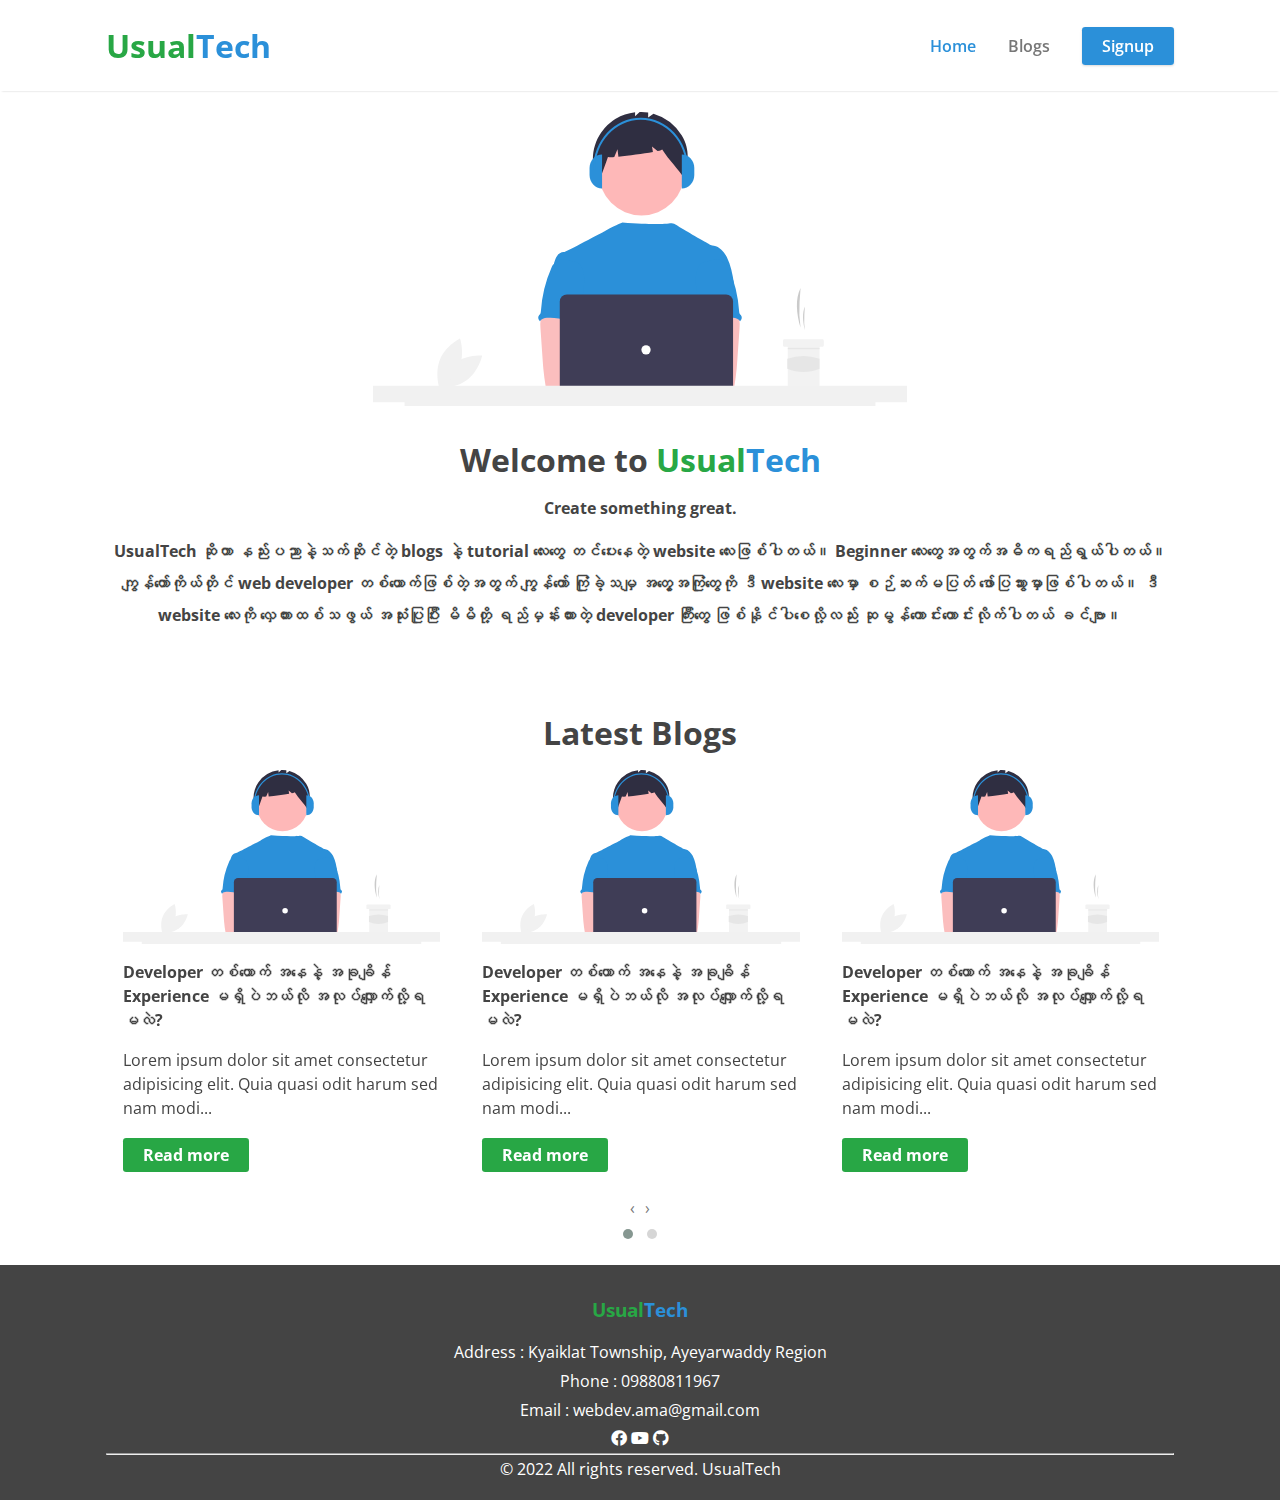
<file: index.html>
<!DOCTYPE html>
<html lang="en">
<head>
    <meta charset="UTF-8">
    <meta http-equiv="X-UA-Compatible" content="IE=edge">
    <meta name="viewport" content="width=device-width, initial-scale=1.0">
    <title>UsualTech</title>
    <!-- bootstrap -->
    <link href="https://cdn.jsdelivr.net/npm/bootstrap@5.1.3/dist/css/bootstrap.min.css" rel="stylesheet" integrity="sha384-1BmE4kWBq78iYhFldvKuhfTAU6auU8tT94WrHftjDbrCEXSU1oBoqyl2QvZ6jIW3" crossorigin="anonymous">
    <!-- font-awesome -->
    <link rel="stylesheet" href="plugin/fontawesome/css/all.css">
    <!-- owl carousel -->
    <link rel="stylesheet" href="plugin/OwlCarousel/dist/assets/owl.carousel.min.css">
    <link rel="stylesheet" href="plugin/OwlCarousel/dist/assets/owl.theme.default.min.css">
    <!-- custom-css -->
    <link rel="stylesheet" href="css/style.css">
    <link rel="stylesheet" href="css/home.css">
</head>
<body>
    <nav class="u-nav">
        <div class="u-container">
            <div class="u-logo">
                <a href="index.html" class="u-brand">Usual<span>Tech</span></a>
                <div class="u-menu">
                    <ul>
                        <li>
                            <a href="index.html" class="active">Home</a>
                        </li>
                        <li>
                            <a href="blogs.html">Blogs</a>
                        </li> 
                        <li>
                            <a href="register.html" class="signup">Signup</a>
                        </li>
                    </ul>
                </div>
            </div>
            <div class="u-nav-toggler">
                <i class="far fa-bars"></i>
            </div>
        </div>
    </nav>
    <header class="banner">
        <div class="u-container">
            <img src="imgs/banner.svg" alt="">
            <h1 class="u-text-center title">Welcome to <span class="u-text-secondary">Usual</span><span class="u-text-primary">Tech</span></h1>
            <h4 class="sub-title">Create something great.</h4>
            <p>
                UsualTech ဆိုတာ နည်းပညာနဲ့သက်ဆိုင်တဲ့ blogs နဲ့ tutorial လေးတွေ တင်ပေးနေတဲ့ website လေးဖြစ်ပါတယ်။ Beginner လေးတွေအတွက်အဓိကရည်ရွယ်ပါတယ်။ ကျွန်တော်ကိုယ်တိုင် web developer တစ်ယောက်ဖြစ်တဲ့အတွက် ကျွန်တော် ကြုံခဲ့သမျှ အတွေ့အကြုံတွေကို ဒီ website လေးမှာ စဉ်ဆက်မပြတ် ဖော်ပြသွားမှာဖြစ်ပါတယ်။ ဒီ website လေးကို လှေကားထစ်သဖွယ် အသုံးပြုပြီး မိမိတို့ ရည်မှန်းထားတဲ့ developer ကြီးတွေ ဖြစ်နိုင်ပါစေလို့လည်း ဆုမွန်ကောင်းတောင်းလိုက်ပါတယ် ခင်ဗျာ။
            </p>
        </div>
    </header>
    <section class="popular-posts">
        <div class="u-container">
            <h1 class="title">Latest Blogs</h1>
            <div class="owl-carousel owl-theme posts mt-5">
                <div class="blog">
                    <div class="blog-header">
                        <img src="imgs/banner.svg" alt="">
                    </div>
                    <div class="blog-body">
                        <p class="blog-title">Developer တစ်ယောက် အနေနဲ့ အခုချိန် Experience မရှိပဲဘယ်လို အလုပ်လျှောက်လို့ရမလဲ?</>
                        <p class="blog-content">Lorem ipsum dolor sit amet consectetur adipisicing elit. Quia quasi odit harum sed nam modi...</p>
                    </div>
                    <div class="blog-footer">
                        <a href="" class="read-more">Read more</a>
                    </div>
                </div>
                <div class="blog">
                    <div class="blog-header">
                        <img src="imgs/banner.svg" alt="">
                    </div>
                    <div class="blog-body">
                        <p class="blog-title">Developer တစ်ယောက် အနေနဲ့ အခုချိန် Experience မရှိပဲဘယ်လို အလုပ်လျှောက်လို့ရမလဲ?</>
                        <p class="blog-content">Lorem ipsum dolor sit amet consectetur adipisicing elit. Quia quasi odit harum sed nam modi...</p>
                    </div>
                    <div class="blog-footer">
                        <a href="" class="read-more">Read more</a>
                    </div>
                </div>
                <div class="blog">
                    <div class="blog-header">
                        <img src="imgs/banner.svg" alt="">
                    </div>
                    <div class="blog-body">
                        <p class="blog-title">Developer တစ်ယောက် အနေနဲ့ အခုချိန် Experience မရှိပဲဘယ်လို အလုပ်လျှောက်လို့ရမလဲ?</>
                        <p class="blog-content">Lorem ipsum dolor sit amet consectetur adipisicing elit. Quia quasi odit harum sed nam modi...</p>
                    </div>
                    <div class="blog-footer">
                        <a href="" class="read-more">Read more</a>
                    </div>
                </div>
                <div class="blog">
                    <div class="blog-header">
                        <img src="imgs/banner.svg" alt="">
                    </div>
                    <div class="blog-body">
                        <p class="blog-title">Developer တစ်ယောက် အနေနဲ့ အခုချိန် Experience မရှိပဲဘယ်လို အလုပ်လျှောက်လို့ရမလဲ?</>
                        <p class="blog-content">Lorem ipsum dolor sit amet consectetur adipisicing elit. Quia quasi odit harum sed nam modi...</p>
                    </div>
                    <div class="blog-footer">
                        <a href="" class="read-more">Read more</a>
                    </div>
                </div>
                <div class="blog">
                    <div class="blog-header">
                        <img src="imgs/banner.svg" alt="">
                    </div>
                    <div class="blog-body">
                        <p class="blog-title">Developer တစ်ယောက် အနေနဲ့ အခုချိန် Experience မရှိပဲဘယ်လို အလုပ်လျှောက်လို့ရမလဲ?</>
                        <p class="blog-content">Lorem ipsum dolor sit amet consectetur adipisicing elit. Quia quasi odit harum sed nam modi...</p>
                    </div>
                    <div class="blog-footer">
                        <a href="" class="read-more">Read more</a>
                    </div>
                </div>
                <div class="blog">
                    <div class="blog-header">
                        <img src="imgs/banner.svg" alt="">
                    </div>
                    <div class="blog-body">
                        <p class="blog-title">Developer တစ်ယောက် အနေနဲ့ အခုချိန် Experience မရှိပဲဘယ်လို အလုပ်လျှောက်လို့ရမလဲ?</>
                        <p class="blog-content">Lorem ipsum dolor sit amet consectetur adipisicing elit. Quia quasi odit harum sed nam modi...</p>
                    </div>
                    <div class="blog-footer">
                        <a href="" class="read-more">Read more</a>
                    </div>
                </div>
            </div>
        </div>
    </section>
    <footer>
        <div class="u-container">
            <h3 class="title"><span class="u-text-secondary">Usual</span><span class="u-text-primary">Tech</span></h3>
            <p>Address : Kyaiklat Township, Ayeyarwaddy Region</p>
            <p>Phone : <a href="tel:09880811967">09880811967</a></p>
            <p>Email : <a href="mailto:webdev.ama@gmail.com">webdev.ama@gmail.com</a></p>
            <p>
                <a href="#" class="me-2"><i class="fab fa-facebook"></i></a>
                <a href="#" class="me-2"><i class="fab fa-youtube"></i></a>
                <a href="#"><i class="fab fa-github"></i></a>
            </p><hr>
            <p>&copy; 2022 All rights reserved. UsualTech</p>
        </div>
    </footer>
    
    <!-- JavaScript Bundle with Popper -->
    <script src="https://cdn.jsdelivr.net/npm/bootstrap@5.1.3/dist/js/bootstrap.bundle.min.js" integrity="sha384-ka7Sk0Gln4gmtz2MlQnikT1wXgYsOg+OMhuP+IlRH9sENBO0LRn5q+8nbTov4+1p" crossorigin="anonymous"></script>
    <!-- jquery -->
    <script src="https://code.jquery.com/jquery-3.6.0.min.js" integrity="sha256-/xUj+3OJU5yExlq6GSYGSHk7tPXikynS7ogEvDej/m4=" crossorigin="anonymous"></script>
    <!-- owl carousel -->
    <script src="plugin/OwlCarousel/dist/owl.carousel.min.js"></script>
    <!-- app js -->
    <script src="js/app.js"></script>
</body>
</html>
</file>
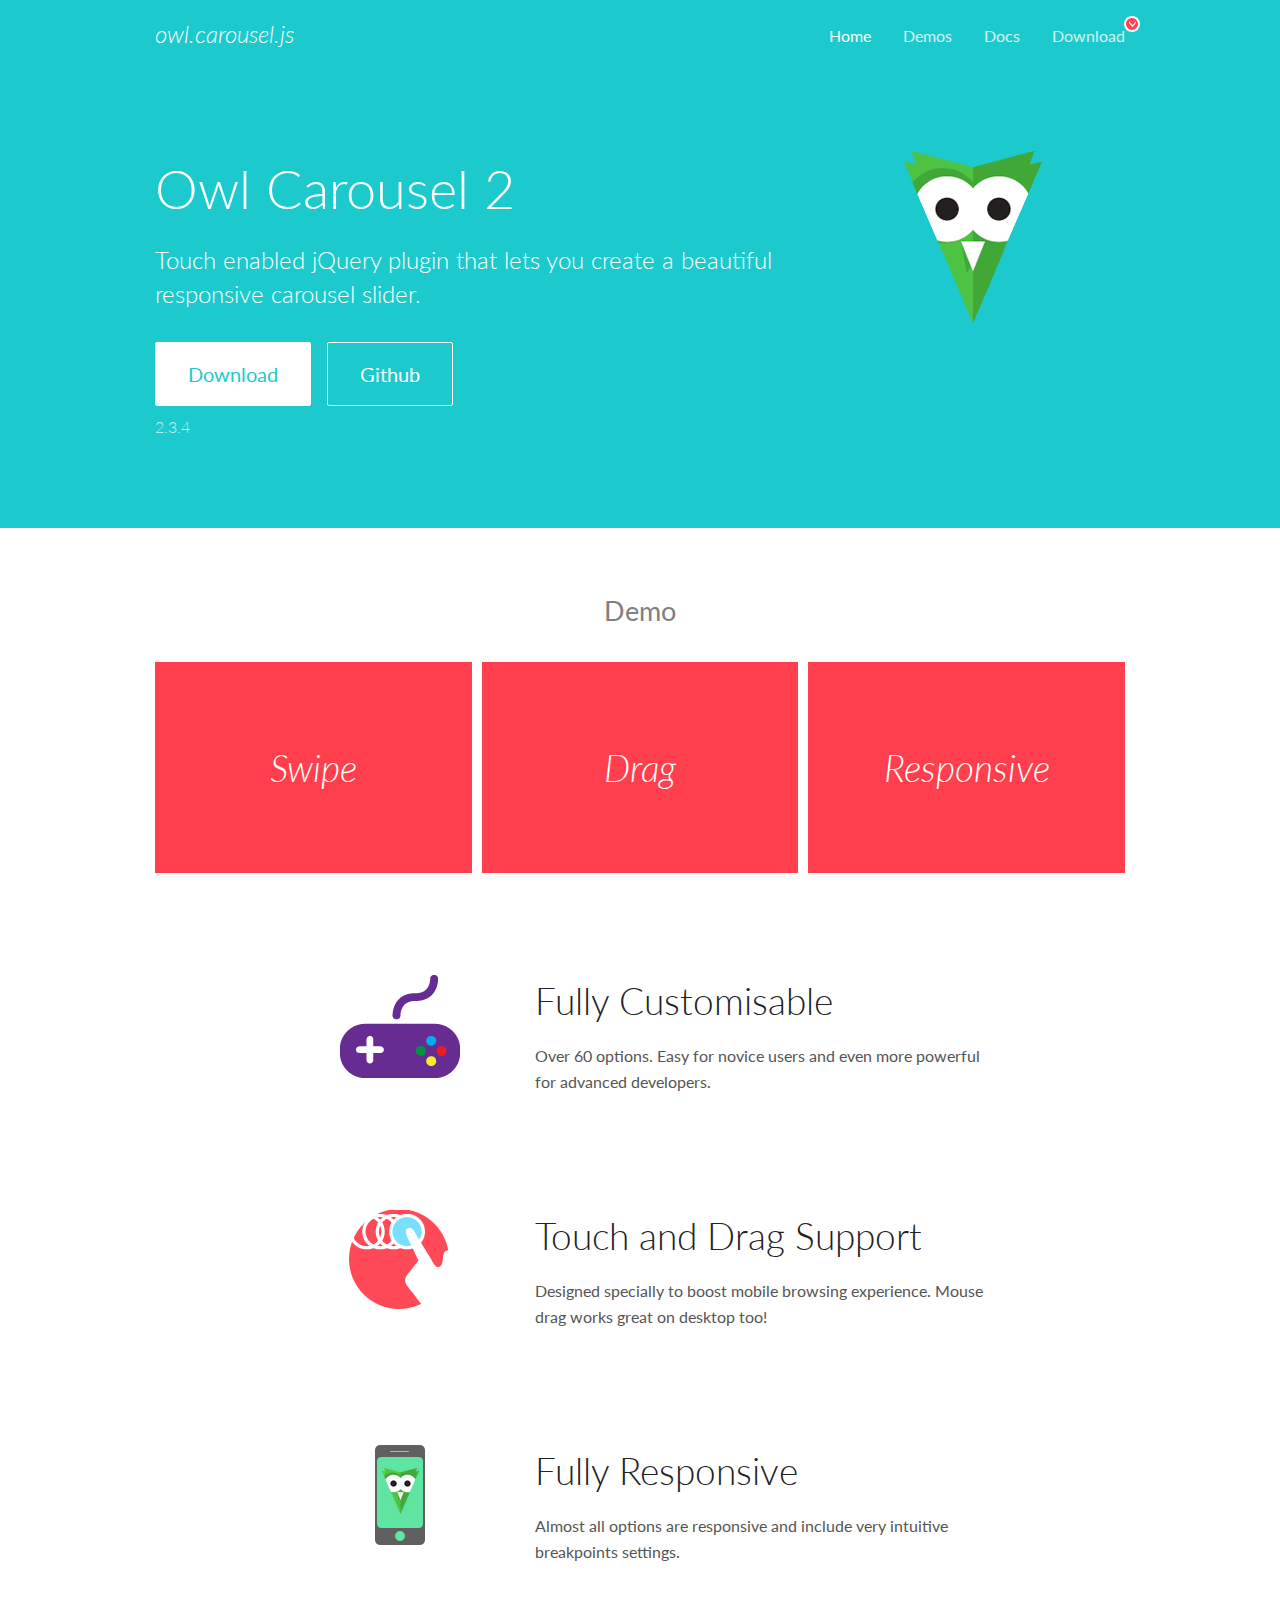
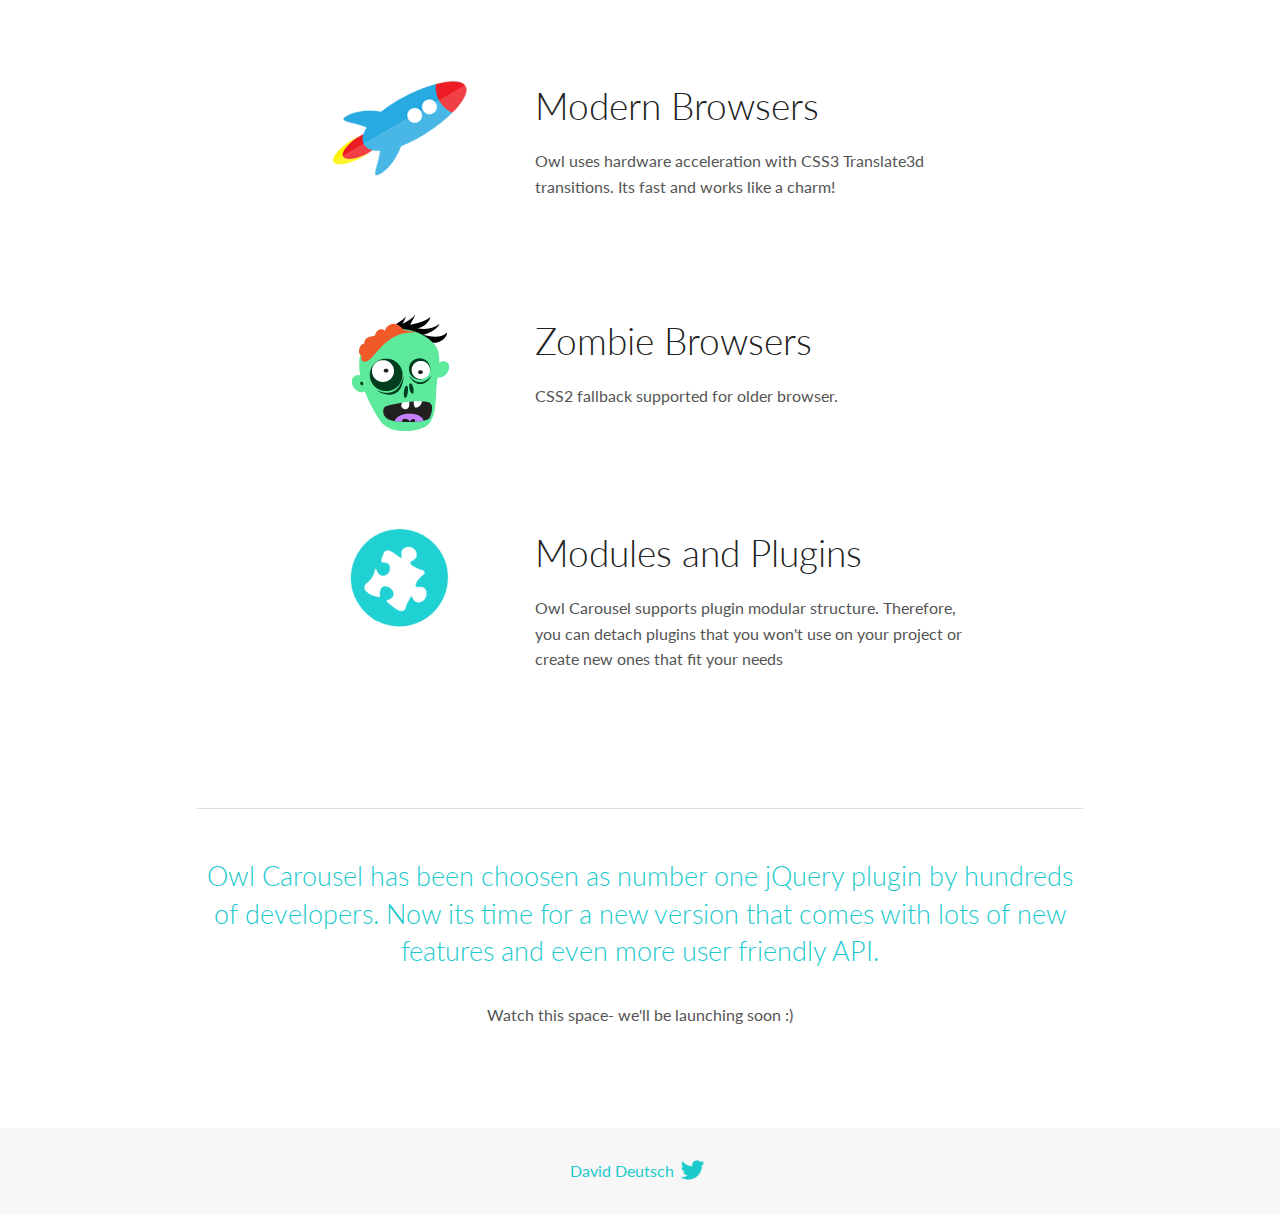
<file: plugin/OwlCarousel/docs/index.html>
<!DOCTYPE html>
<html lang="en">
  <head>

    <!-- head -->
    <meta charset="utf-8">
    <meta name="msapplication-tap-highlight" content="no" />
    <meta name="viewport" content="width=device-width, initial-scale=1.0" />
    <meta name="description" content="Touch enabled jQuery plugin that lets you create beautiful responsive carousel slider.">
    <meta name="author" content="David Deutsch">
    <title>
      Home | Owl Carousel | 2.3.4
    </title>

    <!-- Stylesheets -->
    <link href='https://fonts.googleapis.com/css?family=Lato:300,400,700,400italic,300italic' rel='stylesheet' type='text/css'>
    <link rel="stylesheet" href="assets/css/docs.theme.min.css">

    <!-- Owl Stylesheets -->
    <link rel="stylesheet" href="assets/owlcarousel/assets/owl.carousel.min.css">
    <link rel="stylesheet" href="assets/owlcarousel/assets/owl.theme.default.min.css">

    <!-- HTML5 shim and Respond.js IE8 support of HTML5 elements and media queries -->

    <!--[if lt IE 9]>
      <script src="https://oss.maxcdn.com/libs/html5shiv/3.7.0/html5shiv.js"></script>
      <script src="https://oss.maxcdn.com/libs/respond.js/1.3.0/respond.min.js"></script>
    <![endif]-->

    <!-- Favicons -->
    <link rel="apple-touch-icon-precomposed" sizes="144x144" href="assets/ico/apple-touch-icon-144-precomposed.png">
    <link rel="shortcut icon" href="assets/ico/favicon.png">
    <link rel="shortcut icon" href="favicon.ico">

    <!-- Yeah i know js should not be in header. Its required for demos.-->

    <!-- javascript -->
    <script src="assets/vendors/jquery.min.js"></script>
    <script src="assets/owlcarousel/owl.carousel.js"></script>
  </head>
  <body>

    <!-- header -->
    <header class="header">
      <div class="row">
        <div class="large-12 columns">
          <div class="brand left">
            <h3>
              <a href="/OwlCarousel2/">owl.carousel.js</a> 
            </h3>
          </div>
          <a id="toggle-nav" class="right">
            <span></span> <span></span> <span></span> 
          </a> 
          <div class="nav-bar">
            <ul class="clearfix">
              <li class="active">
                <a href="/OwlCarousel2/index.html">Home</a> 
              </li>
              <li> <a href="/OwlCarousel2/demos/demos.html">Demos</a>  </li>
              <li> <a href="/OwlCarousel2/docs/started-welcome.html">Docs</a>  </li>
              <li>
                <a href="https://github.com/OwlCarousel2/OwlCarousel2/archive/2.3.4.zip">Download</a> 
                <span class="download"></span> 
              </li>
            </ul>
          </div>
        </div>
      </div>
    </header>

    <!-- home panel -->
    <section id="hero">
      <div class="row">
        <div class="large-8 medium-8 columns">
          <h1>Owl Carousel 2</h1>
          <h4>Touch enabled jQuery plugin that lets you create a beautiful responsive carousel slider.</h4>
          <a href="https://github.com/OwlCarousel2/OwlCarousel2/archive/2.3.4.zip" class="hero-button">Download</a> 
          <a href="https://github.com/OwlCarousel2/OwlCarousel2" class="hero-button outline">Github</a> 
          <p>2.3.4</p>
        </div>
        <div class="large-4 medium-4 columns">
          <img class="owl-logo" src="assets/img/owl-logo.png" alt="mr. Owl">
        </div>
      </div>
    </section>

    <!-- body -->
    <div class="home-demo">
      <div class="row">
        <div class="large-12 columns">
          <h3>Demo</h3>
          <div class="owl-carousel">
            <div class="item">
              <h2>Swipe</h2>
            </div>
            <div class="item">
              <h2>Drag</h2>
            </div>
            <div class="item">
              <h2>Responsive</h2>
            </div>
            <div class="item">
              <h2>CSS3</h2>
            </div>
            <div class="item">
              <h2>Fast</h2>
            </div>
            <div class="item">
              <h2>Easy</h2>
            </div>
            <div class="item">
              <h2>Free</h2>
            </div>
            <div class="item">
              <h2>Upgradable</h2>
            </div>
            <div class="item">
              <h2>Tons of options</h2>
            </div>
            <div class="item">
              <h2>Infinity</h2>
            </div>
            <div class="item">
              <h2>Auto Width</h2>
            </div>
          </div>
        </div>
      </div>
    </div>
    <script>
      var owl = $('.owl-carousel');
      owl.owlCarousel({
        margin: 10,
        loop: true,
        responsive: {
          0: {
            items: 1
          },
          600: {
            items: 2
          },
          1000: {
            items: 3
          }
        }
      })
    </script>

    <!-- features -->
    <div id="features">
      <div class="row">
        <div class="small-12 medium-9 small-centered columns">
          <section class="row feature">
            <div class="medium-4 small-12 columns">
              <img src="assets/img/feature-options.png" alt="">
            </div>
            <div class="medium-8 small-12 columns">
              <h2>Fully Customisable</h2>
              <p>Over 60 options. Easy for novice users and even more powerful for advanced developers.</p>
            </div>
          </section>
          <section class="row feature">
            <div class="medium-4 small-12 columns">
              <img src="assets/img/feature-drag.png" alt="">
            </div>
            <div class="medium-8 small-12 columns">
              <h2>Touch and Drag Support</h2>
              <p>Designed specially to boost mobile browsing experience. Mouse drag works great on desktop too!</p>
            </div>
          </section>
          <section class="row feature">
            <div class="medium-4 small-12 columns">
              <img src="assets/img/feature-responsive.png" alt="">
            </div>
            <div class="medium-8 small-12 columns">
              <h2>Fully Responsive</h2>
              <p>Almost all options are responsive and include very intuitive breakpoints settings.</p>
            </div>
          </section>
          <section class="row feature">
            <div class="medium-4 small-12 columns">
              <img src="assets/img/feature-modern.png" alt="">
            </div>
            <div class="medium-8 small-12 columns">
              <h2>Modern Browsers</h2>
              <p>Owl uses hardware acceleration with CSS3 Translate3d transitions. Its fast and works like a charm! </p>
            </div>
          </section>
          <section class="row feature">
            <div class="medium-4 small-12 columns">
              <img src="assets/img/feature-zombie.png" alt="">
            </div>
            <div class="medium-8 small-12 columns">
              <h2>Zombie Browsers</h2>
              <p>CSS2 fallback supported for older browser.</p>
            </div>
          </section>
          <section class="row feature">
            <div class="medium-4 small-12 columns">
              <img src="assets/img/feature-module.png" alt="">
            </div>
            <div class="medium-8 small-12 columns">
              <h2>Modules and Plugins</h2>
              <p>Owl Carousel supports plugin modular structure. Therefore, you can detach plugins that you won&#x27;t use on your project or create new ones that fit your needs</p>
            </div>
          </section>
        </div>
      </div>
    </div>

    <!-- footer -->
    <section id="teaser-text">
      <div class="row">
        <div class="small-12 medium-11 small-centered columns">
          <hr>
          <h3 id="owl-carousel-has-been-choosen-as-number-one-jquery-plugin-by-hundreds-of-developers-now-its-time-for-a-new-version-that-comes-with-lots-of-new-features-and-even-more-user-friendly-api-">Owl Carousel has been choosen as number one jQuery plugin by hundreds of developers. Now its time for a new version that comes with lots of new features and even more user friendly API.</h3>
          <p>Watch this space- we&#39;ll be launching soon :)</p>
        </div>
      </div>
    </section>

    <!-- footer -->
    <footer class="footer">
      <div class="row">
        <div class="large-12 columns">
          <h5>
            <a href="/OwlCarousel2/docs/support-contact.html">David Deutsch</a> 
            <a id="custom-tweet-button" href="https://twitter.com/share?url=https://github.com/OwlCarousel2/OwlCarousel2&text=Owl Carousel - This is so awesome! " target="_blank"></a> 
          </h5>
        </div>
      </div>
    </footer>

    <!-- vendors -->
    <script src="assets/vendors/highlight.js"></script>
    <script src="assets/js/app.js"></script>
  </body>
</html>
</file>
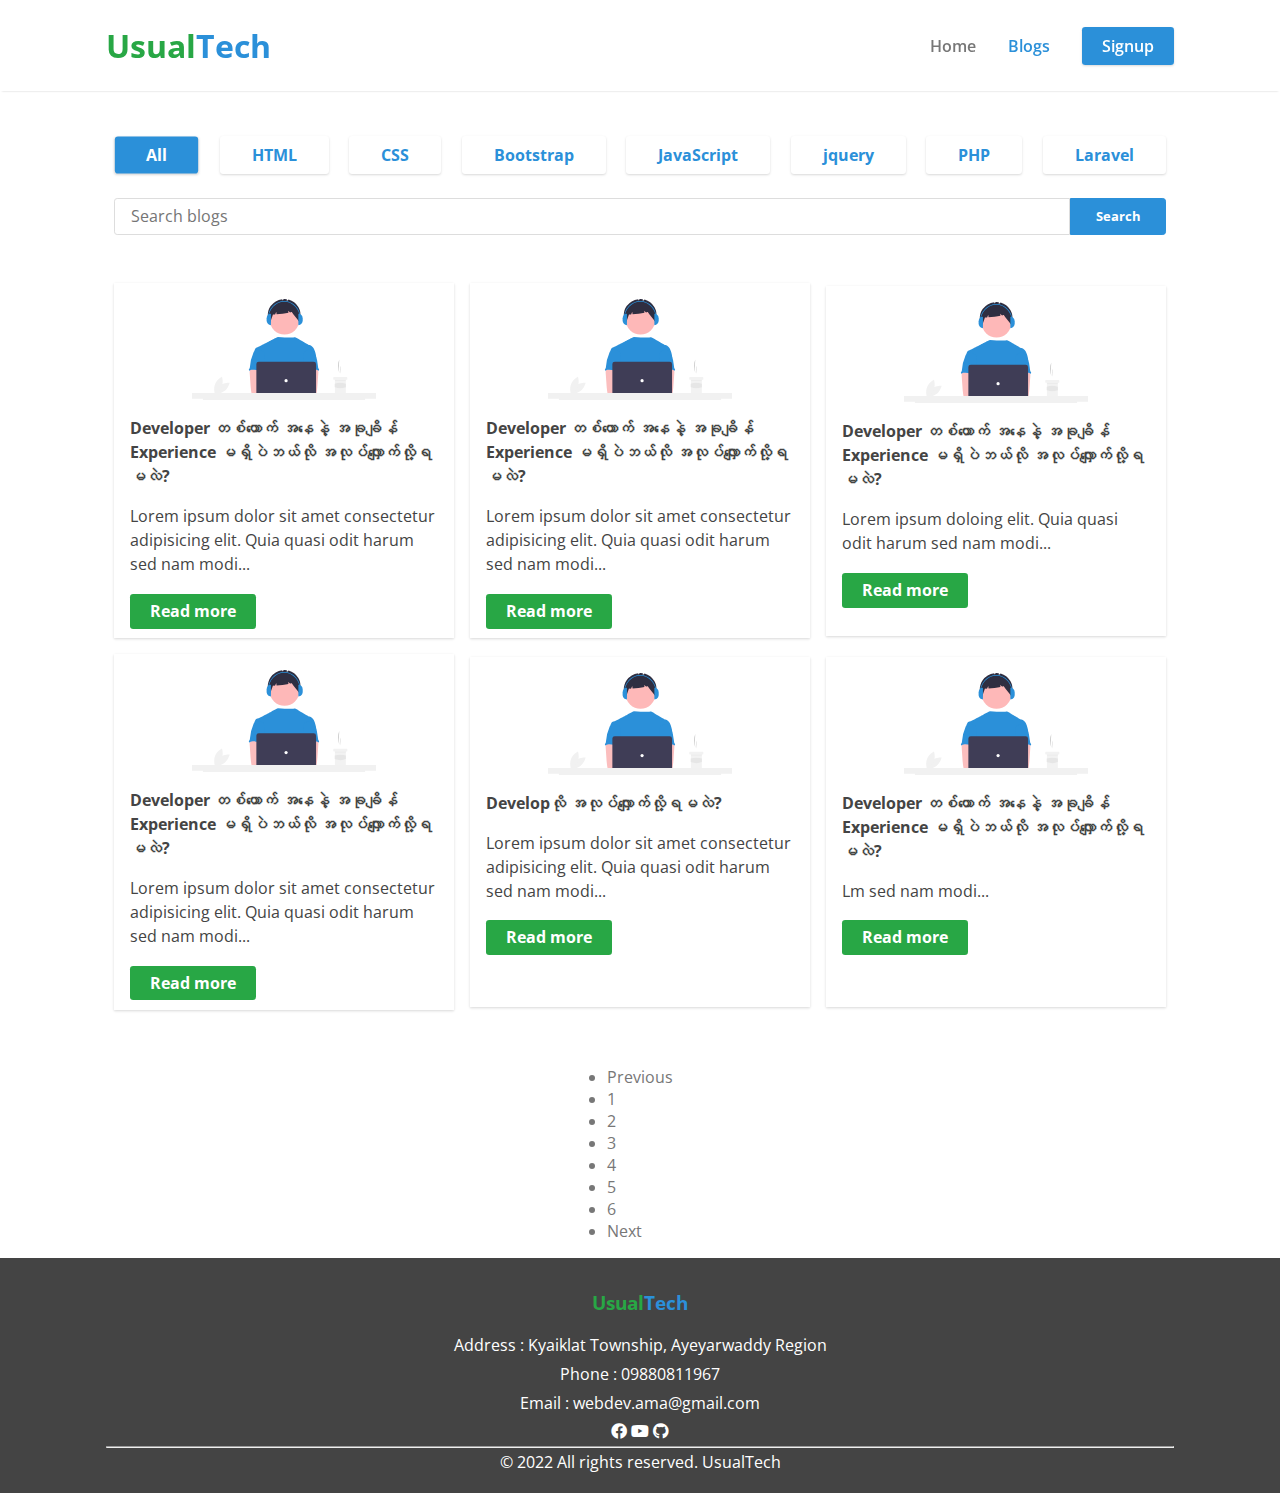
<file: blogs.html>
<!DOCTYPE html>
<html lang="en">
<head>
    <meta charset="UTF-8">
    <meta http-equiv="X-UA-Compatible" content="IE=edge">
    <meta name="viewport" content="width=device-width, initial-scale=1.0">
    <title>UsualTech</title>
    <!-- bootstrap -->
    <link href="https://cdn.jsdelivr.net/npm/bootstrap@5.1.3/dist/css/bootstrap.min.css" rel="stylesheet" integrity="sha384-1BmE4kWBq78iYhFldvKuhfTAU6auU8tT94WrHftjDbrCEXSU1oBoqyl2QvZ6jIW3" crossorigin="anonymous">
    <!-- font-awesome -->
    <link rel="stylesheet" href="plugin/fontawesome/css/all.css">
    <!-- owl carousel -->
    <link rel="stylesheet" href="plugin/OwlCarousel/dist/assets/owl.carousel.min.css">
    <link rel="stylesheet" href="plugin/OwlCarousel/dist/assets/owl.theme.default.min.css">
    <!-- custom-css -->
    <link rel="stylesheet" href="css/style.css">
    <link rel="stylesheet" href="css/blogs.css">
</head>
<body>
    <nav class="u-nav">
        <div class="u-container">
            <div class="u-logo">
                <a href="index.html" class="u-brand">Usual<span>Tech</span></a>
                <div class="u-menu">
                    <ul>
                        <li>
                            <a href="index.html">Home</a>
                        </li>
                        <li>
                            <a href="blogs.html" class="active">Blogs</a>
                        </li> 
                        <li>
                            <a href="register.html" class="signup">Signup</a>
                        </li>
                    </ul>
                </div>
            </div>
            <div class="u-nav-toggler">
                <i class="far fa-bars"></i>
            </div>
        </div>
    </nav>
    <!-- blog menu -->
    <div class="u-container blog-filter">
        <section class="blog-menu">
            <a href="#" class="active">All</a>
            <a href="#">HTML</a>
            <a href="#">CSS</a>
            <a href="#">Bootstrap</a>
            <a href="#">JavaScript</a>
            <a href="#">jquery</a>
            <a href="#">PHP</a>
            <a href="#">Laravel</a>
        </section>
        <section class="search-blog">
            <input type="text" placeholder="Search blogs" autocomplete="off">
            <button>Search</button>
        </section>
    </div>
    <!-- blogs -->
    <section class="blogs">
        <div class="u-container">
            <div class="blog">
                <div class="blog-header">
                    <img src="imgs/banner.svg" alt="">
                </div>
                <div class="blog-body">
                    <p class="blog-title">Developer တစ်ယောက် အနေနဲ့ အခုချိန် Experience မရှိပဲဘယ်လို အလုပ်လျှောက်လို့ရမလဲ?</>
                    <p class="blog-content">Lorem ipsum dolor sit amet consectetur adipisicing elit. Quia quasi odit harum sed nam modi...</p>
                </div>
                <div class="blog-footer">
                    <a href="" class="read-more">Read more</a>
                </div>
            </div>
            <div class="blog">
                <div class="blog-header">
                    <img src="imgs/banner.svg" alt="">
                </div>
                <div class="blog-body">
                    <p class="blog-title">Developer တစ်ယောက် အနေနဲ့ အခုချိန် Experience မရှိပဲဘယ်လို အလုပ်လျှောက်လို့ရမလဲ?</>
                    <p class="blog-content">Lorem ipsum dolor sit amet consectetur adipisicing elit. Quia quasi odit harum sed nam modi...</p>
                </div>
                <div class="blog-footer">
                    <a href="" class="read-more">Read more</a>
                </div>
            </div>
            <div class="blog">
                <div class="blog-header">
                    <img src="imgs/banner.svg" alt="">
                </div>
                <div class="blog-body">
                    <p class="blog-title">Developer တစ်ယောက် အနေနဲ့ အခုချိန် Experience မရှိပဲဘယ်လို အလုပ်လျှောက်လို့ရမလဲ?</>
                    <p class="blog-content">Lorem ipsum doloing elit. Quia quasi odit harum sed nam modi...</p>
                </div>
                <div class="blog-footer">
                    <a href="" class="read-more">Read more</a>
                </div>
            </div>
            <div class="blog">
                <div class="blog-header">
                    <img src="imgs/banner.svg" alt="">
                </div>
                <div class="blog-body">
                    <p class="blog-title">Developer တစ်ယောက် အနေနဲ့ အခုချိန် Experience မရှိပဲဘယ်လို အလုပ်လျှောက်လို့ရမလဲ?</>
                    <p class="blog-content">Lorem ipsum dolor sit amet consectetur adipisicing elit. Quia quasi odit harum sed nam modi...</p>
                </div>
                <div class="blog-footer">
                    <a href="" class="read-more">Read more</a>
                </div>
            </div>
            <div class="blog">
                <div class="blog-header">
                    <img src="imgs/banner.svg" alt="">
                </div>
                <div class="blog-body">
                    <p class="blog-title">Developလို အလုပ်လျှောက်လို့ရမလဲ?</>
                    <p class="blog-content">Lorem ipsum dolor sit amet consectetur adipisicing elit. Quia quasi odit harum sed nam modi...</p>
                </div>
                <div class="blog-footer">
                    <a href="" class="read-more">Read more</a>
                </div>
            </div>
            <div class="blog">
                <div class="blog-header">
                    <img src="imgs/banner.svg" alt="">
                </div>
                <div class="blog-body">
                    <p class="blog-title">Developer တစ်ယောက် အနေနဲ့ အခုချိန် Experience မရှိပဲဘယ်လို အလုပ်လျှောက်လို့ရမလဲ?</>
                    <p class="blog-content">Lm sed nam modi...</p>
                </div>
                <div class="blog-footer">
                    <a href="" class="read-more">Read more</a>
                </div>
            </div>
        </div>
        <div class="u-container pagi">
            <nav aria-label="...">
                <ul class="pagination">
                  <li class="page-item disabled">
                    <a class="page-link">Previous</a>
                  </li>
                  <li class="page-item"><a class="page-link" href="#">1</a></li>
                  <li class="page-item active" aria-current="page">
                    <a class="page-link" href="#">2</a>
                  </li>
                  <li class="page-item"><a class="page-link" href="#">3</a></li>
                  <li class="page-item"><a class="page-link" href="#">4</a></li>
                  <li class="page-item"><a class="page-link" href="#">5</a></li>
                  <li class="page-item"><a class="page-link" href="#">6</a></li>
                  <li class="page-item">
                    <a class="page-link" href="#">Next</a>
                  </li>
                </ul>
            </nav>
        </div>
    </section>
    <footer>
        <div class="u-container">
            <h3 class="title"><span class="u-text-secondary">Usual</span><span class="u-text-primary">Tech</span></h3>
            <p>Address : Kyaiklat Township, Ayeyarwaddy Region</p>
            <p>Phone : <a href="tel:09880811967">09880811967</a></p>
            <p>Email : <a href="mailto:webdev.ama@gmail.com">webdev.ama@gmail.com</a></p>
            <p>
                <a href="#" class="me-2"><i class="fab fa-facebook"></i></a>
                <a href="#" class="me-2"><i class="fab fa-youtube"></i></a>
                <a href="#"><i class="fab fa-github"></i></a>
            </p><hr>
            <p>&copy; 2022 All rights reserved. UsualTech</p>
        </div>
    </footer>
    
    <!-- JavaScript Bundle with Popper -->
    <script src="https://cdn.jsdelivr.net/npm/bootstrap@5.1.3/dist/js/bootstrap.bundle.min.js" integrity="sha384-ka7Sk0Gln4gmtz2MlQnikT1wXgYsOg+OMhuP+IlRH9sENBO0LRn5q+8nbTov4+1p" crossorigin="anonymous"></script>
    <!-- jquery -->
    <script src="https://code.jquery.com/jquery-3.6.0.min.js" integrity="sha256-/xUj+3OJU5yExlq6GSYGSHk7tPXikynS7ogEvDej/m4=" crossorigin="anonymous"></script>
    <!-- owl carousel -->
    <script src="plugin/OwlCarousel/dist/owl.carousel.min.js"></script>
    <!-- app js -->
    <script src="js/app.js"></script>
</body>
</html>
</file>
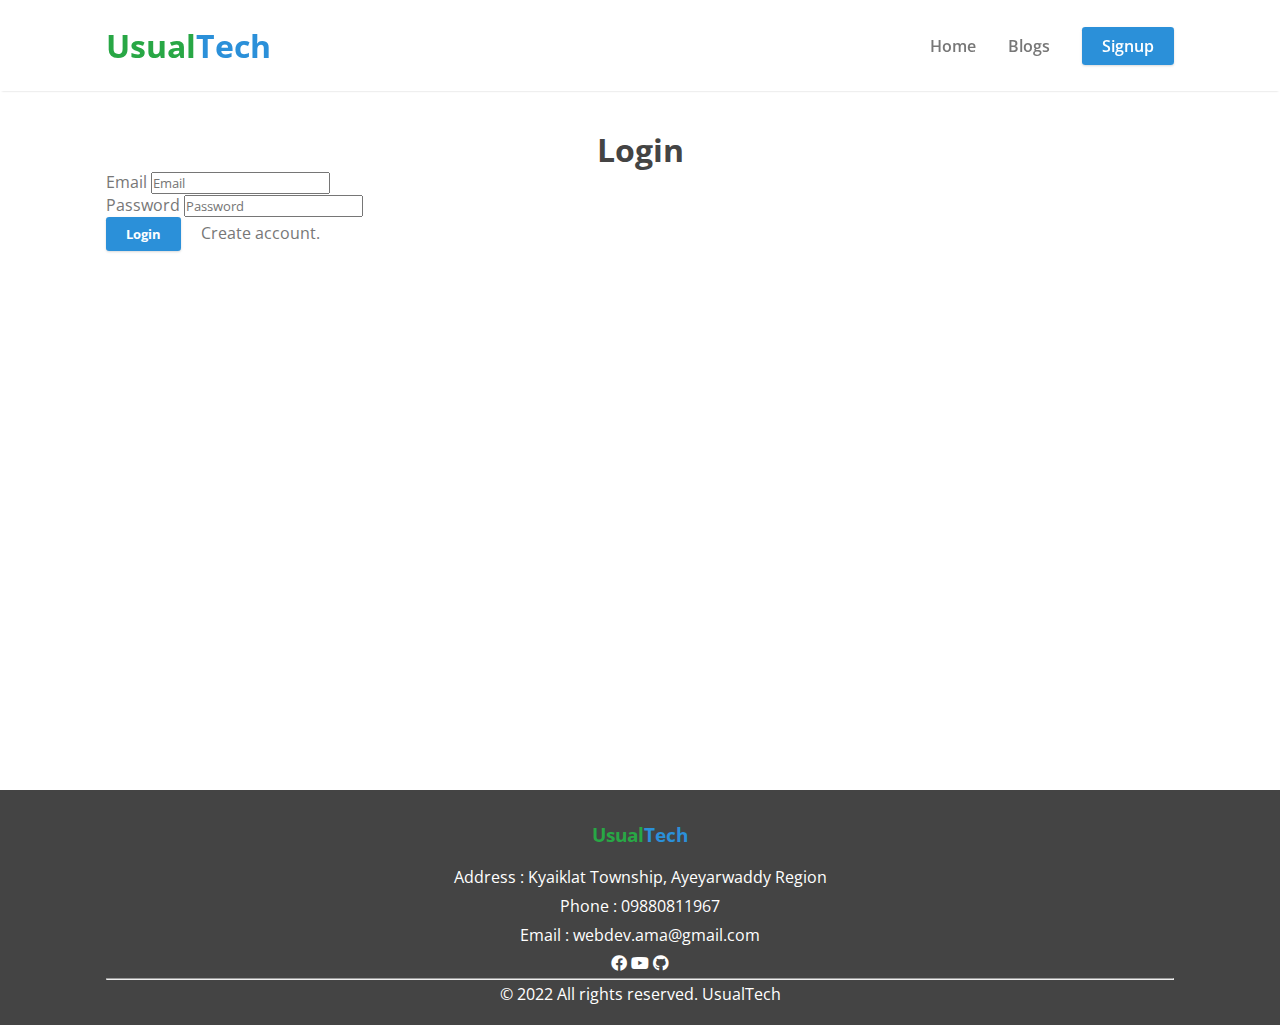
<file: login.html>
<!DOCTYPE html>
<html lang="en">
<head>
    <meta charset="UTF-8">
    <meta http-equiv="X-UA-Compatible" content="IE=edge">
    <meta name="viewport" content="width=device-width, initial-scale=1.0">
    <title>UsualTech</title>
    <!-- bootstrap -->
    <link href="https://cdn.jsdelivr.net/npm/bootstrap@5.1.3/dist/css/bootstrap.min.css" rel="stylesheet" integrity="sha384-1BmE4kWBq78iYhFldvKuhfTAU6auU8tT94WrHftjDbrCEXSU1oBoqyl2QvZ6jIW3" crossorigin="anonymous">
    <!-- font-awesome -->
    <link rel="stylesheet" href="plugin/fontawesome/css/all.css">
    <!-- owl carousel -->
    <link rel="stylesheet" href="plugin/OwlCarousel/dist/assets/owl.carousel.min.css">
    <link rel="stylesheet" href="plugin/OwlCarousel/dist/assets/owl.theme.default.min.css">
    <!-- custom-css -->
    <link rel="stylesheet" href="css/style.css">
    <link rel="stylesheet" href="css/auth.css">
</head>
<body>
    <nav class="u-nav">
        <div class="u-container">
            <div class="u-logo">
                <a href="index.html" class="u-brand">Usual<span>Tech</span></a>
                <div class="u-menu">
                    <ul>
                        <li>
                            <a href="index.html" >Home</a>
                        </li>
                        <li>
                            <a href="blogs.html">Blogs</a>
                        </li> 
                        <li>
                            <a href="register.html" class="signup">Signup</a>
                        </li>
                    </ul>
                </div>
            </div>
            <div class="u-nav-toggler">
                <i class="far fa-bars"></i>
            </div>
        </div>
    </nav>
    <section class="auth">
        <div class="u-container">
            <div class="container">
                <div class="row justify-content-center">
                    <div class="col-lg-5">
                        <h1 class="title mb-3">Login</h1>
                        <form action="" autocomplete="off">
                        <div class="form-group mb-3">
                            <label for="email" class="mb-1">Email</label>
                            <input type="email" class="form-control" placeholder="Email" id="email">
                        </div>
                        <div class="form-group mb-3">
                            <label for="password" class="mb-1">Password</label>
                            <input type="password" class="form-control" placeholder="Password" id="password">
                        </div>
                        <div class="form-group mb-3 d-flex justify-content-between align-items-center">
                            <button type="submit" class="auth-btn">Login</button>
                            <a href="register.html" class="auth-link">Create account.</a>
                        </div>
                        </form>
                    </div>
                </div>
            </div>
        </div>
    </section>
    <footer>
        <div class="u-container">
            <h3 class="title"><span class="u-text-secondary">Usual</span><span class="u-text-primary">Tech</span></h3>
            <p>Address : Kyaiklat Township, Ayeyarwaddy Region</p>
            <p>Phone : <a href="tel:09880811967">09880811967</a></p>
            <p>Email : <a href="mailto:webdev.ama@gmail.com">webdev.ama@gmail.com</a></p>
            <p>
                <a href="#" class="me-2"><i class="fab fa-facebook"></i></a>
                <a href="#" class="me-2"><i class="fab fa-youtube"></i></a>
                <a href="#"><i class="fab fa-github"></i></a>
            </p><hr>
            <p>&copy; 2022 All rights reserved. UsualTech</p>
        </div>
    </footer>
    
    <!-- JavaScript Bundle with Popper -->
    <script src="https://cdn.jsdelivr.net/npm/bootstrap@5.1.3/dist/js/bootstrap.bundle.min.js" integrity="sha384-ka7Sk0Gln4gmtz2MlQnikT1wXgYsOg+OMhuP+IlRH9sENBO0LRn5q+8nbTov4+1p" crossorigin="anonymous"></script>
    <!-- jquery -->
    <script src="https://code.jquery.com/jquery-3.6.0.min.js" integrity="sha256-/xUj+3OJU5yExlq6GSYGSHk7tPXikynS7ogEvDej/m4=" crossorigin="anonymous"></script>
    <!-- owl carousel -->
    <script src="plugin/OwlCarousel/dist/owl.carousel.min.js"></script>
    <!-- app js -->
    <script src="js/app.js"></script>
</body>
</html>
</file>
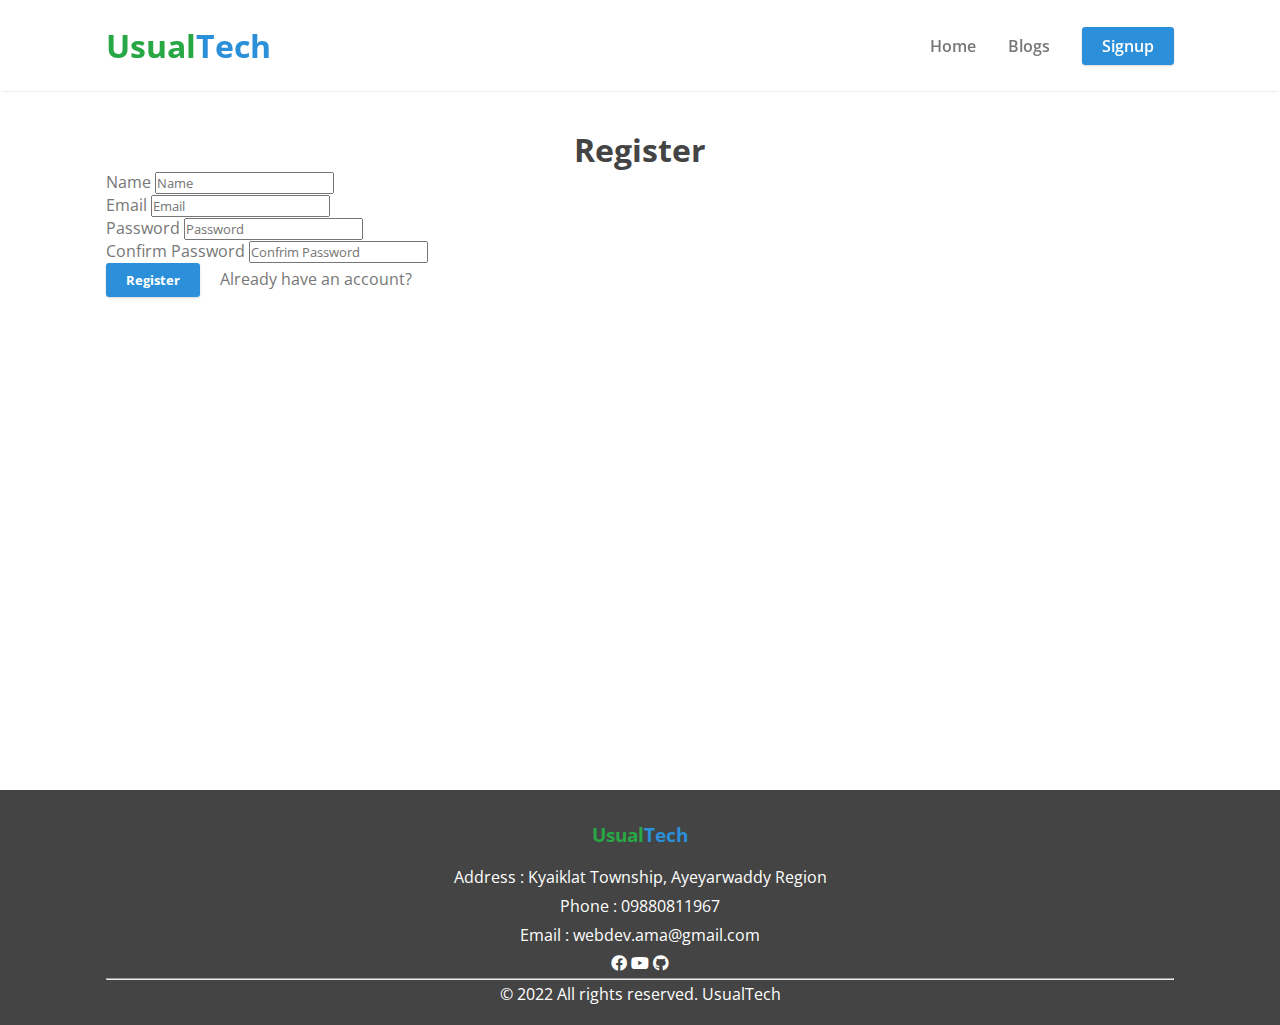
<file: register.html>
<!DOCTYPE html>
<html lang="en">
<head>
    <meta charset="UTF-8">
    <meta http-equiv="X-UA-Compatible" content="IE=edge">
    <meta name="viewport" content="width=device-width, initial-scale=1.0">
    <title>UsualTech</title>
    <!-- bootstrap -->
    <link href="https://cdn.jsdelivr.net/npm/bootstrap@5.1.3/dist/css/bootstrap.min.css" rel="stylesheet" integrity="sha384-1BmE4kWBq78iYhFldvKuhfTAU6auU8tT94WrHftjDbrCEXSU1oBoqyl2QvZ6jIW3" crossorigin="anonymous">
    <!-- font-awesome -->
    <link rel="stylesheet" href="plugin/fontawesome/css/all.css">
    <!-- owl carousel -->
    <link rel="stylesheet" href="plugin/OwlCarousel/dist/assets/owl.carousel.min.css">
    <link rel="stylesheet" href="plugin/OwlCarousel/dist/assets/owl.theme.default.min.css">
    <!-- custom-css -->
    <link rel="stylesheet" href="css/style.css">
    <link rel="stylesheet" href="css/auth.css">
</head>
<body>
    <nav class="u-nav">
        <div class="u-container">
            <div class="u-logo">
                <a href="index.html" class="u-brand">Usual<span>Tech</span></a>
                <div class="u-menu">
                    <ul>
                        <li>
                            <a href="index.html" class="">Home</a>
                        </li>
                        <li>
                            <a href="blogs.html">Blogs</a>
                        </li> 
                        <li>
                            <a href="register.html" class="signup">Signup</a>
                        </li>
                    </ul>
                </div>
            </div>
            <div class="u-nav-toggler">
                <i class="far fa-bars"></i>
            </div>
        </div>
    </nav>
    <section class="auth">
        <div class="u-container">
            <div class="container">
                <div class="row justify-content-center">
                    <div class="col-lg-5">
                        <h1 class="title mb-3">Register</h1>
                        <form action="" autocomplete="off">
                        <div class="form-group mb-3">
                            <label for="name" class="mb-1">Name</label>
                            <input type="text" class="form-control" placeholder="Name" id="name">
                        </div>
                        <div class="form-group mb-3">
                            <label for="email" class="mb-1">Email</label>
                            <input type="email" class="form-control" placeholder="Email" id="email">
                        </div>
                        <div class="form-group mb-3">
                            <label for="password" class="mb-1">Password</label>
                            <input type="password" class="form-control" placeholder="Password" id="password">
                        </div>
                        <div class="form-group mb-3">
                            <label for="confirm-password" class="mb-1">Confirm Password</label>
                            <input type="password" class="form-control" placeholder="Confrim Password" id="confirm-password">
                        </div>
                        <div class="form-group mb-3 d-flex justify-content-between align-items-center">
                            <button type="submit" class="auth-btn">Register</button>
                            <a href="login.html" class="auth-link">Already have an account?</a>
                        </div>
                        </form>
                    </div>
                </div>
            </div>
        </div>
    </section>
    <footer>
        <div class="u-container">
            <h3 class="title"><span class="u-text-secondary">Usual</span><span class="u-text-primary">Tech</span></h3>
            <p>Address : Kyaiklat Township, Ayeyarwaddy Region</p>
            <p>Phone : <a href="tel:09880811967">09880811967</a></p>
            <p>Email : <a href="mailto:webdev.ama@gmail.com">webdev.ama@gmail.com</a></p>
            <p>
                <a href="#" class="me-2"><i class="fab fa-facebook"></i></a>
                <a href="#" class="me-2"><i class="fab fa-youtube"></i></a>
                <a href="#"><i class="fab fa-github"></i></a>
            </p><hr>
            <p>&copy; 2022 All rights reserved. UsualTech</p>
        </div>
    </footer>
    
    <!-- JavaScript Bundle with Popper -->
    <script src="https://cdn.jsdelivr.net/npm/bootstrap@5.1.3/dist/js/bootstrap.bundle.min.js" integrity="sha384-ka7Sk0Gln4gmtz2MlQnikT1wXgYsOg+OMhuP+IlRH9sENBO0LRn5q+8nbTov4+1p" crossorigin="anonymous"></script>
    <!-- jquery -->
    <script src="https://code.jquery.com/jquery-3.6.0.min.js" integrity="sha256-/xUj+3OJU5yExlq6GSYGSHk7tPXikynS7ogEvDej/m4=" crossorigin="anonymous"></script>
    <!-- owl carousel -->
    <script src="plugin/OwlCarousel/dist/owl.carousel.min.js"></script>
    <!-- app js -->
    <script src="js/app.js"></script>
</body>
</html>
</file>
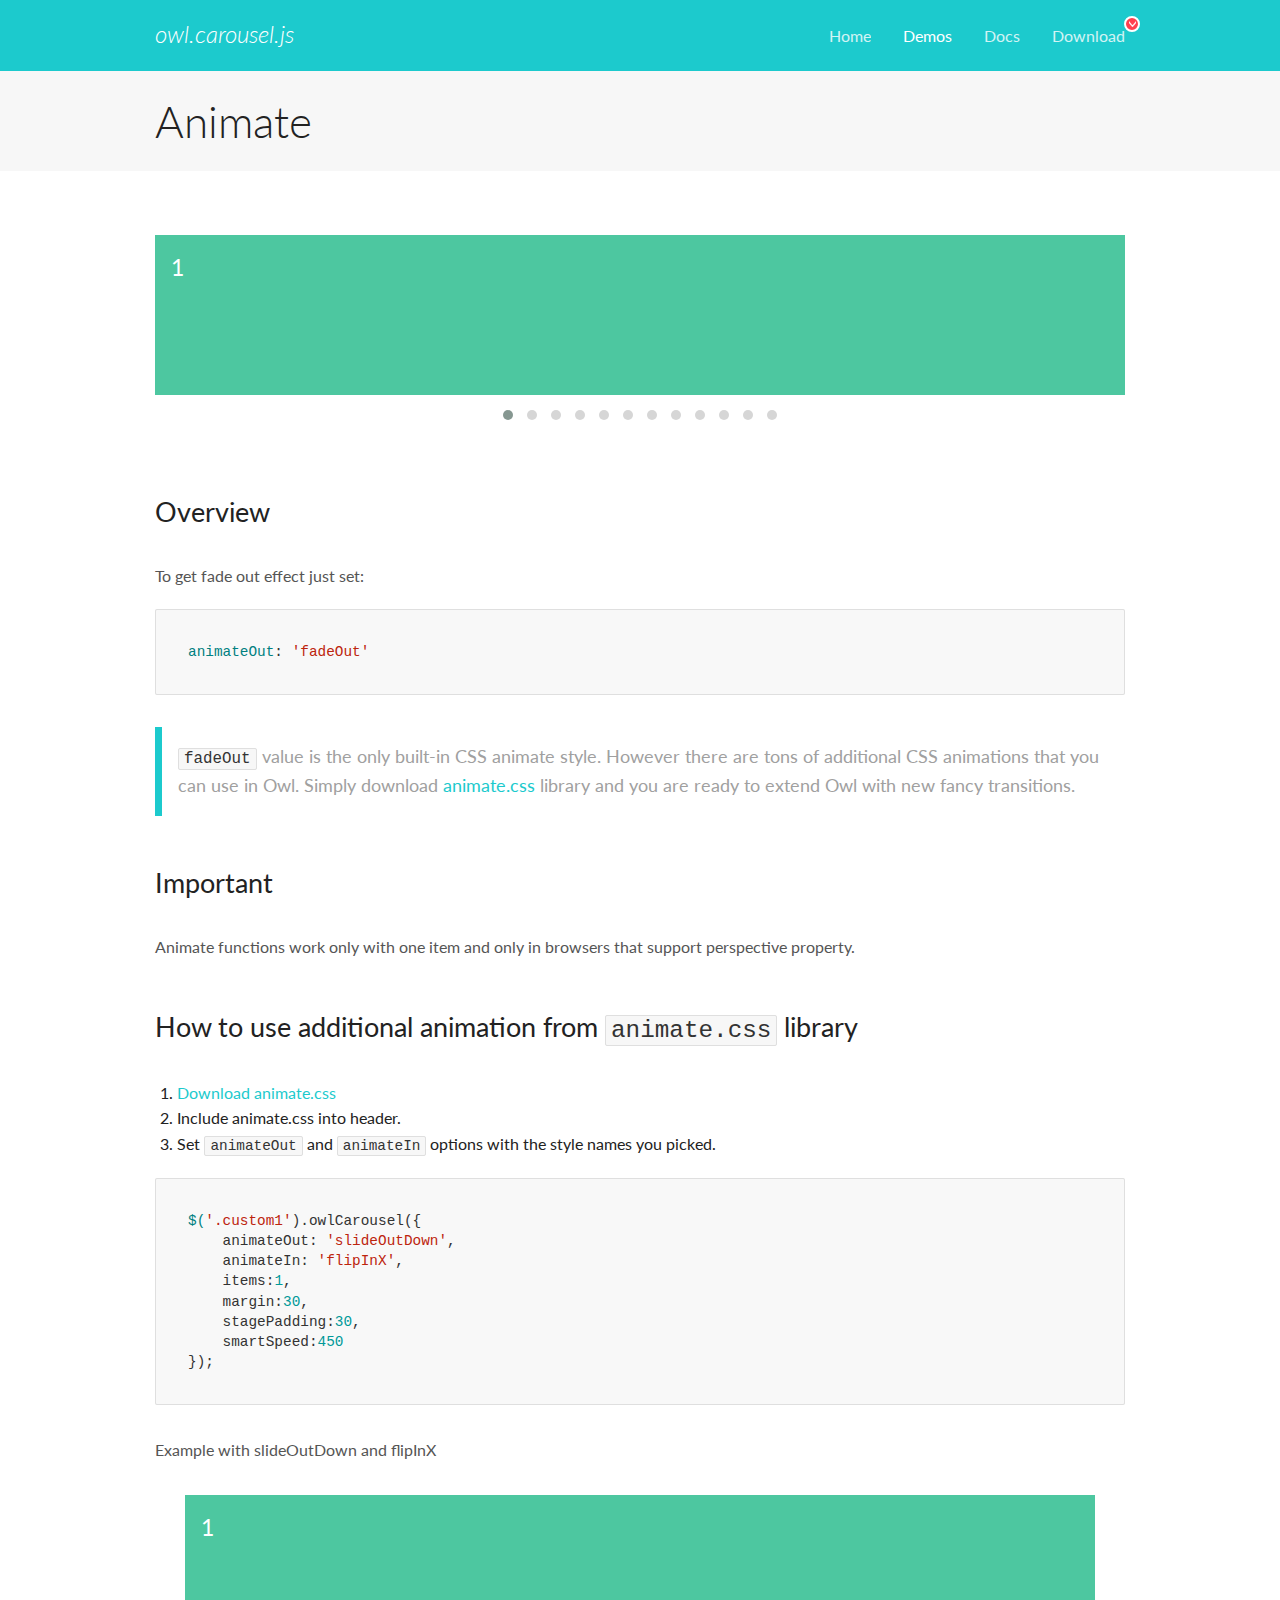
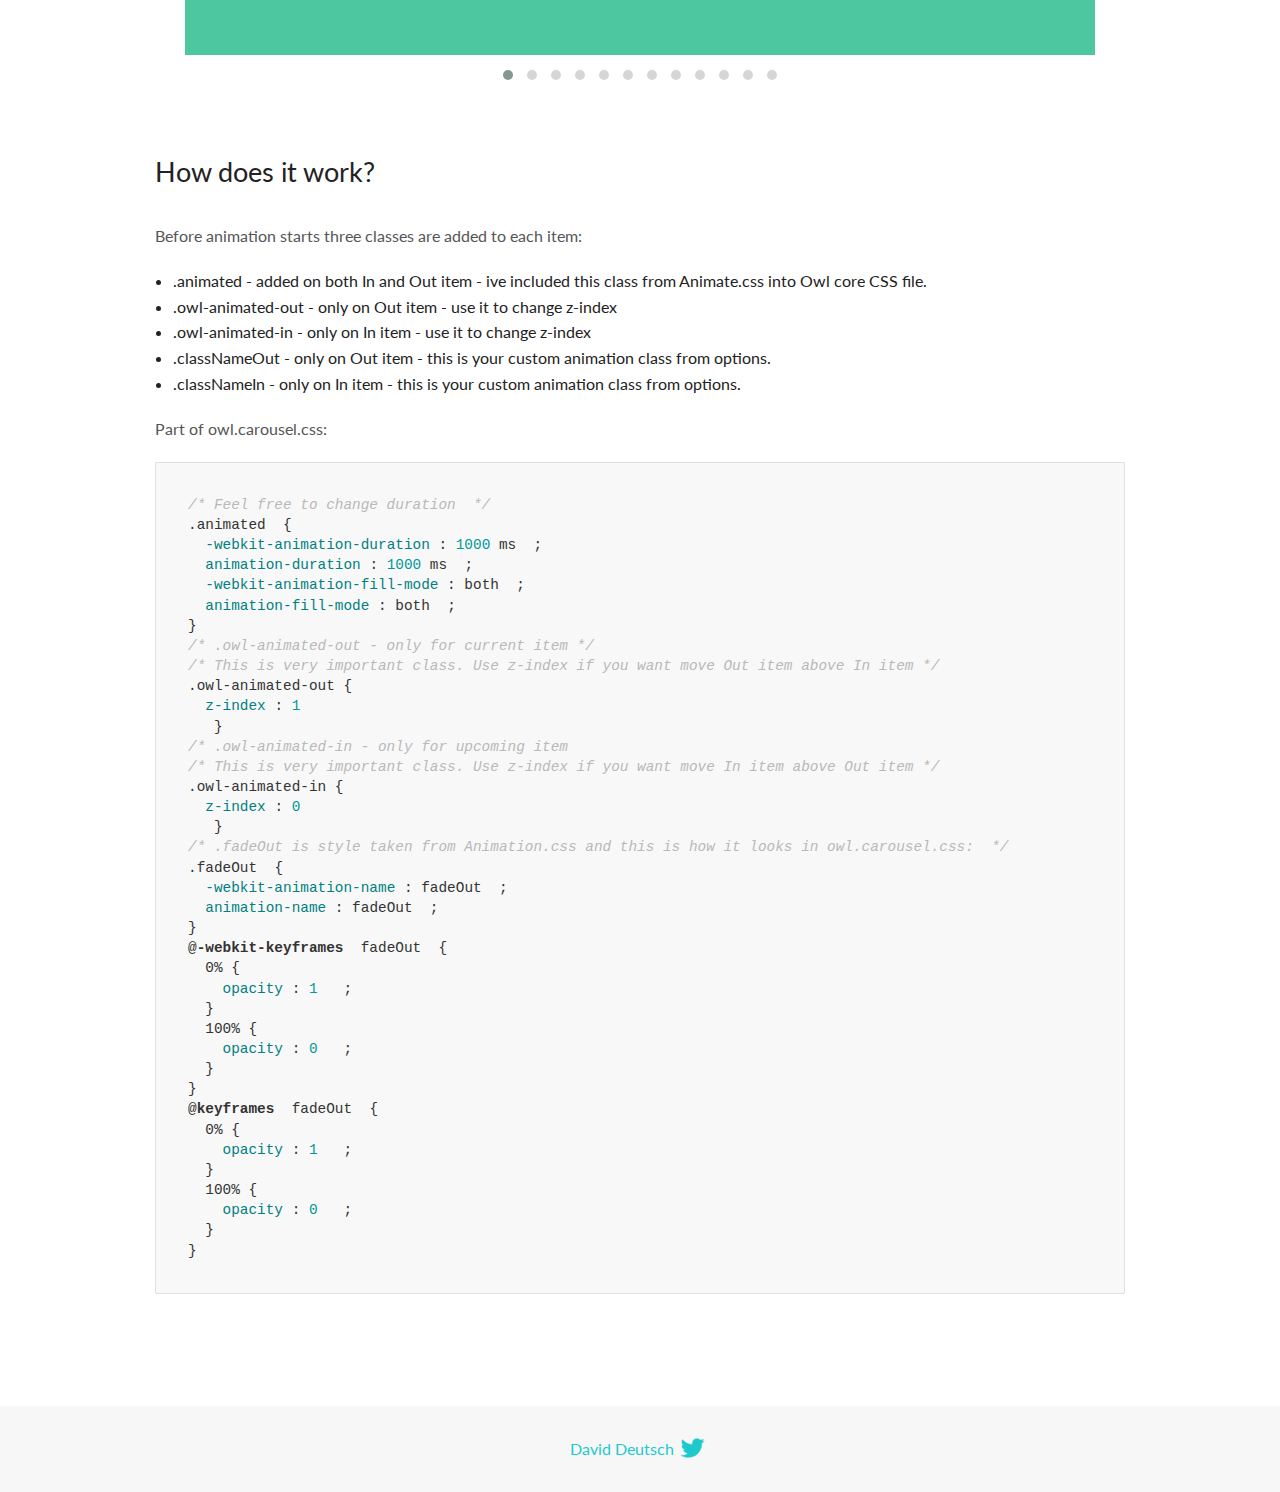
<file: plugin/OwlCarousel/docs/demos/animate.html>
<!DOCTYPE html>
<html lang="en">
  <head>

    <!-- head -->
    <meta charset="utf-8">
    <meta name="msapplication-tap-highlight" content="no" />
    <meta name="viewport" content="width=device-width, initial-scale=1.0" />
    <meta name="description" content="Animate carousel">
    <meta name="author" content="David Deutsch">
    <title>
      Animate Demo | Owl Carousel | 2.3.4
    </title>

    <!-- Stylesheets -->
    <link href='https://fonts.googleapis.com/css?family=Lato:300,400,700,400italic,300italic' rel='stylesheet' type='text/css'>
    <link rel="stylesheet" href="../assets/css/docs.theme.min.css">

    <!-- Owl Stylesheets -->
    <link rel="stylesheet" href="../assets/owlcarousel/assets/owl.carousel.min.css">
    <link rel="stylesheet" href="../assets/owlcarousel/assets/owl.theme.default.min.css">

    <!-- HTML5 shim and Respond.js IE8 support of HTML5 elements and media queries -->

    <!--[if lt IE 9]>
      <script src="https://oss.maxcdn.com/libs/html5shiv/3.7.0/html5shiv.js"></script>
      <script src="https://oss.maxcdn.com/libs/respond.js/1.3.0/respond.min.js"></script>
    <![endif]-->

    <!-- Favicons -->
    <link rel="apple-touch-icon-precomposed" sizes="144x144" href="../assets/ico/apple-touch-icon-144-precomposed.png">
    <link rel="shortcut icon" href="../assets/ico/favicon.png">
    <link rel="shortcut icon" href="favicon.ico">

    <!-- Yeah i know js should not be in header. Its required for demos.-->

    <!-- javascript -->
    <script src="../assets/vendors/jquery.min.js"></script>
    <script src="../assets/owlcarousel/owl.carousel.js"></script>
  </head>
  <body>

    <!-- header -->
    <header class="header">
      <div class="row">
        <div class="large-12 columns">
          <div class="brand left">
            <h3>
              <a href="/OwlCarousel2/">owl.carousel.js</a> 
            </h3>
          </div>
          <a id="toggle-nav" class="right">
            <span></span> <span></span> <span></span> 
          </a> 
          <div class="nav-bar">
            <ul class="clearfix">
              <li> <a href="/OwlCarousel2/index.html">Home</a>  </li>
              <li class="active">
                <a href="/OwlCarousel2/demos/demos.html">Demos</a> 
              </li>
              <li> <a href="/OwlCarousel2/docs/started-welcome.html">Docs</a>  </li>
              <li>
                <a href="https://github.com/OwlCarousel2/OwlCarousel2/archive/2.3.4.zip">Download</a> 
                <span class="download"></span> 
              </li>
            </ul>
          </div>
        </div>
      </div>
    </header>

    <!-- title -->
    <section class="title">
      <div class="row">
        <div class="large-12 columns">
          <h1>Animate</h1>
        </div>
      </div>
    </section>

    <!--  Demos -->
    <section id="demos">
      <div class="row">
        <div class="large-12 columns">
          <div class="fadeOut owl-carousel owl-theme">
            <div class="item">
              <h4>1</h4>
            </div>
            <div class="item">
              <h4>2</h4>
            </div>
            <div class="item">
              <h4>3</h4>
            </div>
            <div class="item">
              <h4>4</h4>
            </div>
            <div class="item">
              <h4>5</h4>
            </div>
            <div class="item">
              <h4>6</h4>
            </div>
            <div class="item">
              <h4>7</h4>
            </div>
            <div class="item">
              <h4>8</h4>
            </div>
            <div class="item">
              <h4>9</h4>
            </div>
            <div class="item">
              <h4>10</h4>
            </div>
            <div class="item">
              <h4>11</h4>
            </div>
            <div class="item">
              <h4>12</h4>
            </div>
          </div>
          <h3 id="overview">Overview</h3>
          <p>To get fade out effect just set:</p>
          <pre><code>animateOut: &#39;fadeOut&#39;</code></pre>
          <blockquote>
            <p><code>fadeOut</code> value is the only built-in CSS animate style. However there are tons of additional CSS animations that you can use in Owl. Simply download
              <a href="https://daneden.github.io/animate.css/">animate.css</a>  library and you are ready to extend Owl with new fancy transitions.</p>
          </blockquote>
          <h3 id="important">Important</h3>
          <p>Animate functions work only with one item and only in browsers that support perspective property.</p>
          <h3 id="how-to-use-additional-animation-from-animate-css-library">How to use additional animation from <code>animate.css</code> library</h3>
          <ol>
            <li> <a href="https://daneden.github.io/animate.css/">Download animate.css</a>  </li>
            <li>Include animate.css into header.</li>
            <li>Set <code>animateOut</code> and <code>animateIn</code> options with the style names you picked.</li>
          </ol>
          <pre><code>$(&#39;.custom1&#39;).owlCarousel({
    animateOut: &#39;slideOutDown&#39;,
    animateIn: &#39;flipInX&#39;,
    items:1,
    margin:30,
    stagePadding:30,
    smartSpeed:450
});</code></pre>
          <p>Example with slideOutDown and flipInX</p>
          <div class="custom1 owl-carousel owl-theme">
            <div class="item">
              <h4>1</h4>
            </div>
            <div class="item">
              <h4>2</h4>
            </div>
            <div class="item">
              <h4>3</h4>
            </div>
            <div class="item">
              <h4>4</h4>
            </div>
            <div class="item">
              <h4>5</h4>
            </div>
            <div class="item">
              <h4>6</h4>
            </div>
            <div class="item">
              <h4>7</h4>
            </div>
            <div class="item">
              <h4>8</h4>
            </div>
            <div class="item">
              <h4>9</h4>
            </div>
            <div class="item">
              <h4>10</h4>
            </div>
            <div class="item">
              <h4>11</h4>
            </div>
            <div class="item">
              <h4>12</h4>
            </div>
          </div>
          <h3 id="how-does-it-work-">How does it work?</h3>
          <p>Before animation starts three classes are added to each item:</p>
          <ul>
            <li>.animated - added on both In and Out item - ive included this class from Animate.css into Owl core CSS file.</li>
            <li>.owl-animated-out - only on Out item - use it to change z-index</li>
            <li>.owl-animated-in - only on In item - use it to change z-index</li>
            <li>.classNameOut - only on Out item - this is your custom animation class from options.</li>
            <li>.classNameIn - only on In item - this is your custom animation class from options.</li>
          </ul>
          <p>Part of owl.carousel.css:</p>
          <pre><code class="language-css"><span class="comment">/* Feel free to change duration  */</span> 
<span class="class">.animated</span>  <span class="rules">{
  <span class="rule"><span class="attribute">-webkit-animation-duration</span> :<span class="value"> <span class="number">1000</span> ms</span> </span> ;
  <span class="rule"><span class="attribute">animation-duration</span> :<span class="value"> <span class="number">1000</span> ms</span> </span> ;
  <span class="rule"><span class="attribute">-webkit-animation-fill-mode</span> :<span class="value"> both</span> </span> ;
  <span class="rule"><span class="attribute">animation-fill-mode</span> :<span class="value"> both</span> </span> ;
<span class="rule">}</span> </span> 
<span class="comment">/* .owl-animated-out - only for current item */</span> 
<span class="comment">/* This is very important class. Use z-index if you want move Out item above In item */</span> 
<span class="class">.owl-animated-out</span> <span class="rules">{
  <span class="rule"><span class="attribute">z-index</span> :<span class="value"> <span class="number">1</span> 
</span> </span> </span> }
<span class="comment">/* .owl-animated-in - only for upcoming item
/* This is very important class. Use z-index if you want move In item above Out item */</span> 
<span class="class">.owl-animated-in</span> <span class="rules">{
  <span class="rule"><span class="attribute">z-index</span> :<span class="value"> <span class="number">0</span> 
</span> </span> </span> }
<span class="comment">/* .fadeOut is style taken from Animation.css and this is how it looks in owl.carousel.css:  */</span> 
<span class="class">.fadeOut</span>  <span class="rules">{
  <span class="rule"><span class="attribute">-webkit-animation-name</span> :<span class="value"> fadeOut</span> </span> ;
  <span class="rule"><span class="attribute">animation-name</span> :<span class="value"> fadeOut</span> </span> ;
<span class="rule">}</span> </span> 
<span class="at_rule">@<span class="keyword">-webkit-keyframes</span>  fadeOut </span> {
  0% <span class="rules">{
    <span class="rule"><span class="attribute">opacity</span> :<span class="value"> <span class="number">1</span> </span> </span> ;
  <span class="rule">}</span> </span> 
  100% <span class="rules">{
    <span class="rule"><span class="attribute">opacity</span> :<span class="value"> <span class="number">0</span> </span> </span> ;
  <span class="rule">}</span> </span> 
}
<span class="at_rule">@<span class="keyword">keyframes</span>  fadeOut </span> {
  0% <span class="rules">{
    <span class="rule"><span class="attribute">opacity</span> :<span class="value"> <span class="number">1</span> </span> </span> ;
  <span class="rule">}</span> </span> 
  100% <span class="rules">{
    <span class="rule"><span class="attribute">opacity</span> :<span class="value"> <span class="number">0</span> </span> </span> ;
  <span class="rule">}</span> </span> 
}</code></pre>
          <link rel="stylesheet" href="../assets/css/animate.css">
          <script>
            jQuery(document).ready(function($) {
              $('.fadeOut').owlCarousel({
                items: 1,
                animateOut: 'fadeOut',
                loop: true,
                margin: 10,
              });
              $('.custom1').owlCarousel({
                animateOut: 'slideOutDown',
                animateIn: 'flipInX',
                items: 1,
                margin: 30,
                stagePadding: 30,
                smartSpeed: 450
              });
            });
          </script>
        </div>
      </div>
    </section>

    <!-- footer -->
    <footer class="footer">
      <div class="row">
        <div class="large-12 columns">
          <h5>
            <a href="/OwlCarousel2/docs/support-contact.html">David Deutsch</a> 
            <a id="custom-tweet-button" href="https://twitter.com/share?url=https://github.com/OwlCarousel2/OwlCarousel2&text=Owl Carousel - This is so awesome! " target="_blank"></a> 
          </h5>
        </div>
      </div>
    </footer>

    <!-- vendors -->
    <script src="../assets/vendors/highlight.js"></script>
    <script src="../assets/js/app.js"></script>
  </body>
</html>
</file>
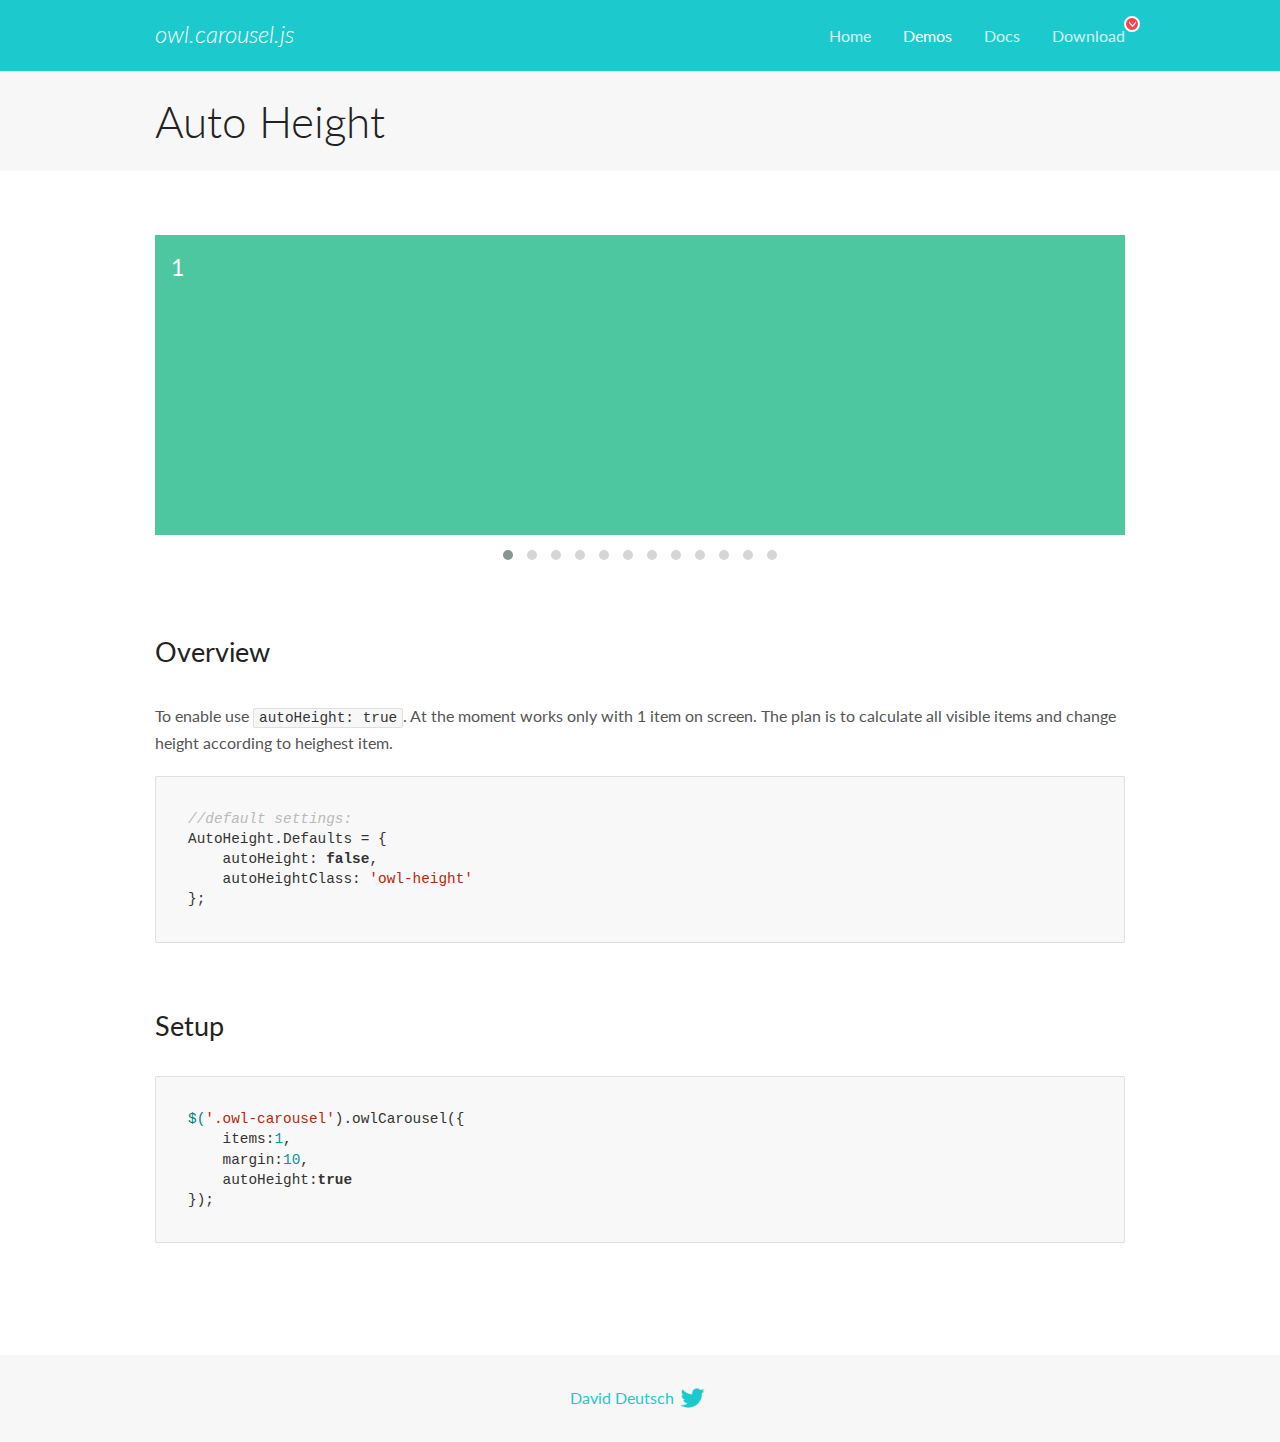
<file: plugin/OwlCarousel/docs/demos/autoheight.html>
<!DOCTYPE html>
<html lang="en">
  <head>

    <!-- head -->
    <meta charset="utf-8">
    <meta name="msapplication-tap-highlight" content="no" />
    <meta name="viewport" content="width=device-width, initial-scale=1.0" />
    <meta name="description" content="autoHeight usage demo">
    <meta name="author" content="David Deutsch">
    <title>
      Auto Height Demo | Owl Carousel | 2.3.4
    </title>

    <!-- Stylesheets -->
    <link href='https://fonts.googleapis.com/css?family=Lato:300,400,700,400italic,300italic' rel='stylesheet' type='text/css'>
    <link rel="stylesheet" href="../assets/css/docs.theme.min.css">

    <!-- Owl Stylesheets -->
    <link rel="stylesheet" href="../assets/owlcarousel/assets/owl.carousel.min.css">
    <link rel="stylesheet" href="../assets/owlcarousel/assets/owl.theme.default.min.css">

    <!-- HTML5 shim and Respond.js IE8 support of HTML5 elements and media queries -->

    <!--[if lt IE 9]>
      <script src="https://oss.maxcdn.com/libs/html5shiv/3.7.0/html5shiv.js"></script>
      <script src="https://oss.maxcdn.com/libs/respond.js/1.3.0/respond.min.js"></script>
    <![endif]-->

    <!-- Favicons -->
    <link rel="apple-touch-icon-precomposed" sizes="144x144" href="../assets/ico/apple-touch-icon-144-precomposed.png">
    <link rel="shortcut icon" href="../assets/ico/favicon.png">
    <link rel="shortcut icon" href="favicon.ico">

    <!-- Yeah i know js should not be in header. Its required for demos.-->

    <!-- javascript -->
    <script src="../assets/vendors/jquery.min.js"></script>
    <script src="../assets/owlcarousel/owl.carousel.js"></script>
  </head>
  <body>

    <!-- header -->
    <header class="header">
      <div class="row">
        <div class="large-12 columns">
          <div class="brand left">
            <h3>
              <a href="/OwlCarousel2/">owl.carousel.js</a> 
            </h3>
          </div>
          <a id="toggle-nav" class="right">
            <span></span> <span></span> <span></span> 
          </a> 
          <div class="nav-bar">
            <ul class="clearfix">
              <li> <a href="/OwlCarousel2/index.html">Home</a>  </li>
              <li class="active">
                <a href="/OwlCarousel2/demos/demos.html">Demos</a> 
              </li>
              <li> <a href="/OwlCarousel2/docs/started-welcome.html">Docs</a>  </li>
              <li>
                <a href="https://github.com/OwlCarousel2/OwlCarousel2/archive/2.3.4.zip">Download</a> 
                <span class="download"></span> 
              </li>
            </ul>
          </div>
        </div>
      </div>
    </header>

    <!-- title -->
    <section class="title">
      <div class="row">
        <div class="large-12 columns">
          <h1>Auto Height</h1>
        </div>
      </div>
    </section>

    <!--  Demos -->
    <section id="demos">
      <div class="row">
        <div class="large-12 columns">
          <div class="owl-carousel owl-theme">
            <div class="item" style="height:300px">
              <h4>1</h4>
            </div>
            <div class="item" style="height:100px">
              <h4>2</h4>
            </div>
            <div class="item" style="height:500px">
              <h4>3</h4>
            </div>
            <div class="item" style="height:250px">
              <h4>4</h4>
            </div>
            <div class="item" style="height:400px">
              <h4>5</h4>
            </div>
            <div class="item" style="height:500px">
              <h4>6</h4>
            </div>
            <div class="item" style="height:600px">
              <h4>7</h4>
            </div>
            <div class="item" style="height:400px">
              <h4>8</h4>
            </div>
            <div class="item" style="height:300px">
              <h4>9</h4>
            </div>
            <div class="item" style="height:350px">
              <h4>10</h4>
            </div>
            <div class="item" style="height:200px">
              <h4>11</h4>
            </div>
            <div class="item" style="height:150px">
              <h4>12</h4>
            </div>
          </div>
          <h3 id="overview">Overview</h3>
          <p>To enable use <code>autoHeight: true</code>. At the moment works only with 1 item on screen. The plan is to calculate all visible items and change height according to heighest item.</p>
          <pre><code>//default settings:
AutoHeight.Defaults = {
    autoHeight: false,
    autoHeightClass: &#39;owl-height&#39;
};</code></pre>
          <h3 id="setup">Setup</h3>
          <pre><code>$(&#39;.owl-carousel&#39;).owlCarousel({
    items:1,
    margin:10,
    autoHeight:true
});</code></pre>
          <script>
            $(document).ready(function() {
              $('.owl-carousel').owlCarousel({
                items: 1,
                margin: 10,
                autoHeight: true
              });
            })
          </script>
        </div>
      </div>
    </section>

    <!-- footer -->
    <footer class="footer">
      <div class="row">
        <div class="large-12 columns">
          <h5>
            <a href="/OwlCarousel2/docs/support-contact.html">David Deutsch</a> 
            <a id="custom-tweet-button" href="https://twitter.com/share?url=https://github.com/OwlCarousel2/OwlCarousel2&text=Owl Carousel - This is so awesome! " target="_blank"></a> 
          </h5>
        </div>
      </div>
    </footer>

    <!-- vendors -->
    <script src="../assets/vendors/highlight.js"></script>
    <script src="../assets/js/app.js"></script>
  </body>
</html>
</file>
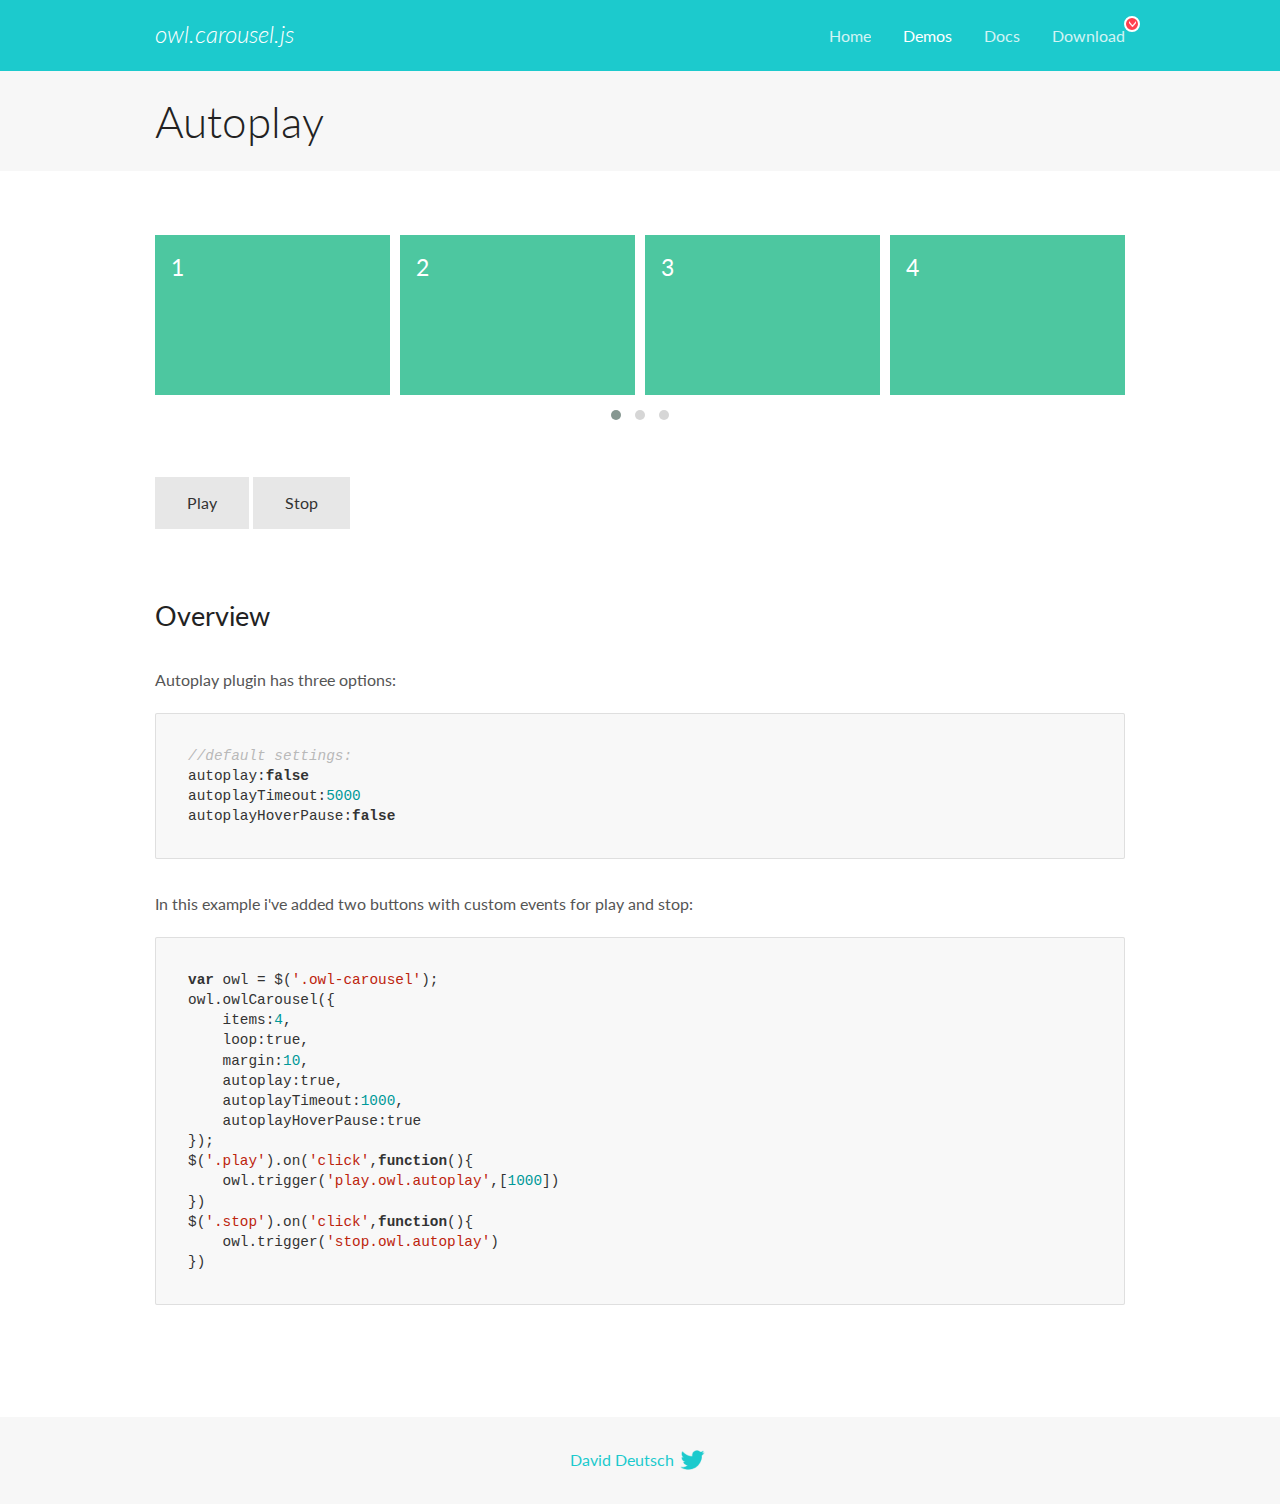
<file: plugin/OwlCarousel/docs/demos/autoplay.html>
<!DOCTYPE html>
<html lang="en">
  <head>

    <!-- head -->
    <meta charset="utf-8">
    <meta name="msapplication-tap-highlight" content="no" />
    <meta name="viewport" content="width=device-width, initial-scale=1.0" />
    <meta name="description" content="Autoplay usage demo">
    <meta name="author" content="David Deutsch">
    <title>
      Autoplay Demo | Owl Carousel | 2.3.4
    </title>

    <!-- Stylesheets -->
    <link href='https://fonts.googleapis.com/css?family=Lato:300,400,700,400italic,300italic' rel='stylesheet' type='text/css'>
    <link rel="stylesheet" href="../assets/css/docs.theme.min.css">

    <!-- Owl Stylesheets -->
    <link rel="stylesheet" href="../assets/owlcarousel/assets/owl.carousel.min.css">
    <link rel="stylesheet" href="../assets/owlcarousel/assets/owl.theme.default.min.css">

    <!-- HTML5 shim and Respond.js IE8 support of HTML5 elements and media queries -->

    <!--[if lt IE 9]>
      <script src="https://oss.maxcdn.com/libs/html5shiv/3.7.0/html5shiv.js"></script>
      <script src="https://oss.maxcdn.com/libs/respond.js/1.3.0/respond.min.js"></script>
    <![endif]-->

    <!-- Favicons -->
    <link rel="apple-touch-icon-precomposed" sizes="144x144" href="../assets/ico/apple-touch-icon-144-precomposed.png">
    <link rel="shortcut icon" href="../assets/ico/favicon.png">
    <link rel="shortcut icon" href="favicon.ico">

    <!-- Yeah i know js should not be in header. Its required for demos.-->

    <!-- javascript -->
    <script src="../assets/vendors/jquery.min.js"></script>
    <script src="../assets/owlcarousel/owl.carousel.js"></script>
  </head>
  <body>

    <!-- header -->
    <header class="header">
      <div class="row">
        <div class="large-12 columns">
          <div class="brand left">
            <h3>
              <a href="/OwlCarousel2/">owl.carousel.js</a> 
            </h3>
          </div>
          <a id="toggle-nav" class="right">
            <span></span> <span></span> <span></span> 
          </a> 
          <div class="nav-bar">
            <ul class="clearfix">
              <li> <a href="/OwlCarousel2/index.html">Home</a>  </li>
              <li class="active">
                <a href="/OwlCarousel2/demos/demos.html">Demos</a> 
              </li>
              <li> <a href="/OwlCarousel2/docs/started-welcome.html">Docs</a>  </li>
              <li>
                <a href="https://github.com/OwlCarousel2/OwlCarousel2/archive/2.3.4.zip">Download</a> 
                <span class="download"></span> 
              </li>
            </ul>
          </div>
        </div>
      </div>
    </header>

    <!-- title -->
    <section class="title">
      <div class="row">
        <div class="large-12 columns">
          <h1>Autoplay</h1>
        </div>
      </div>
    </section>

    <!--  Demos -->
    <section id="demos">
      <div class="row">
        <div class="large-12 columns">
          <div class="owl-carousel owl-theme">
            <div class="item">
              <h4>1</h4>
            </div>
            <div class="item">
              <h4>2</h4>
            </div>
            <div class="item">
              <h4>3</h4>
            </div>
            <div class="item">
              <h4>4</h4>
            </div>
            <div class="item">
              <h4>5</h4>
            </div>
            <div class="item">
              <h4>6</h4>
            </div>
            <div class="item">
              <h4>7</h4>
            </div>
            <div class="item">
              <h4>8</h4>
            </div>
            <div class="item">
              <h4>9</h4>
            </div>
            <div class="item">
              <h4>10</h4>
            </div>
            <div class="item">
              <h4>11</h4>
            </div>
            <div class="item">
              <h4>12</h4>
            </div>
          </div>
          <a class="button secondary play">Play</a> 
          <a class="button secondary stop">Stop</a> 
          <h3 id="overview">Overview</h3>
          <p>Autoplay plugin has three options:</p>
          <pre><code>//default settings:
autoplay:false
autoplayTimeout:5000
autoplayHoverPause:false</code></pre>
          <p>In this example i&#39;ve added two buttons with custom events for play and stop:</p>
          <pre><code>var owl = $(&#39;.owl-carousel&#39;);
owl.owlCarousel({
    items:4,
    loop:true,
    margin:10,
    autoplay:true,
    autoplayTimeout:1000,
    autoplayHoverPause:true
});
$(&#39;.play&#39;).on(&#39;click&#39;,function(){
    owl.trigger(&#39;play.owl.autoplay&#39;,[1000])
})
$(&#39;.stop&#39;).on(&#39;click&#39;,function(){
    owl.trigger(&#39;stop.owl.autoplay&#39;)
})</code></pre>
          <script>
            $(document).ready(function() {
              var owl = $('.owl-carousel');
              owl.owlCarousel({
                items: 4,
                loop: true,
                margin: 10,
                autoplay: true,
                autoplayTimeout: 1000,
                autoplayHoverPause: true
              });
              $('.play').on('click', function() {
                owl.trigger('play.owl.autoplay', [1000])
              })
              $('.stop').on('click', function() {
                owl.trigger('stop.owl.autoplay')
              })
            })
          </script>
        </div>
      </div>
    </section>

    <!-- footer -->
    <footer class="footer">
      <div class="row">
        <div class="large-12 columns">
          <h5>
            <a href="/OwlCarousel2/docs/support-contact.html">David Deutsch</a> 
            <a id="custom-tweet-button" href="https://twitter.com/share?url=https://github.com/OwlCarousel2/OwlCarousel2&text=Owl Carousel - This is so awesome! " target="_blank"></a> 
          </h5>
        </div>
      </div>
    </footer>

    <!-- vendors -->
    <script src="../assets/vendors/highlight.js"></script>
    <script src="../assets/js/app.js"></script>
  </body>
</html>
</file>
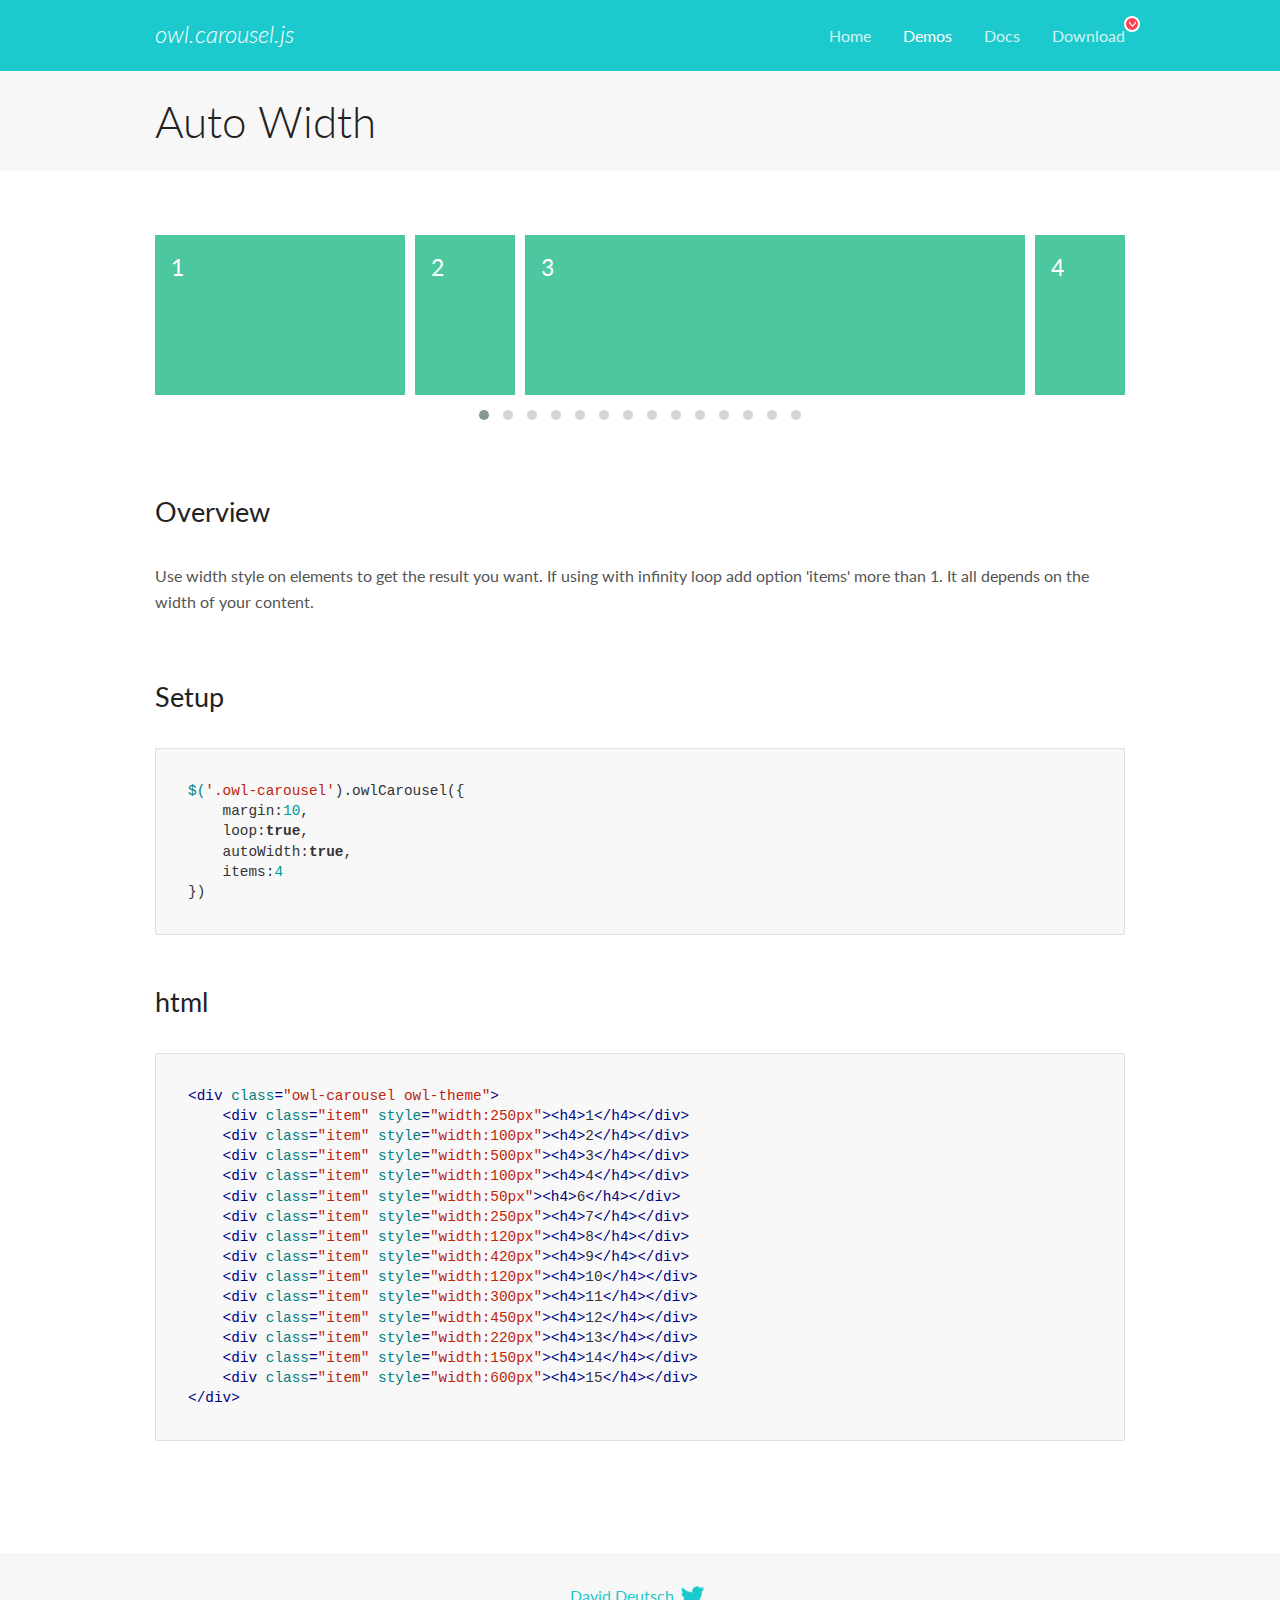
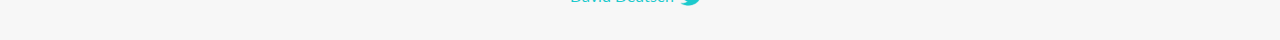
<file: plugin/OwlCarousel/docs/demos/autowidth.html>
<!DOCTYPE html>
<html lang="en">
  <head>

    <!-- head -->
    <meta charset="utf-8">
    <meta name="msapplication-tap-highlight" content="no" />
    <meta name="viewport" content="width=device-width, initial-scale=1.0" />
    <meta name="description" content="Auto Width">
    <meta name="author" content="David Deutsch">
    <title>
      Auto Width Demo | Owl Carousel | 2.3.4
    </title>

    <!-- Stylesheets -->
    <link href='https://fonts.googleapis.com/css?family=Lato:300,400,700,400italic,300italic' rel='stylesheet' type='text/css'>
    <link rel="stylesheet" href="../assets/css/docs.theme.min.css">

    <!-- Owl Stylesheets -->
    <link rel="stylesheet" href="../assets/owlcarousel/assets/owl.carousel.min.css">
    <link rel="stylesheet" href="../assets/owlcarousel/assets/owl.theme.default.min.css">

    <!-- HTML5 shim and Respond.js IE8 support of HTML5 elements and media queries -->

    <!--[if lt IE 9]>
      <script src="https://oss.maxcdn.com/libs/html5shiv/3.7.0/html5shiv.js"></script>
      <script src="https://oss.maxcdn.com/libs/respond.js/1.3.0/respond.min.js"></script>
    <![endif]-->

    <!-- Favicons -->
    <link rel="apple-touch-icon-precomposed" sizes="144x144" href="../assets/ico/apple-touch-icon-144-precomposed.png">
    <link rel="shortcut icon" href="../assets/ico/favicon.png">
    <link rel="shortcut icon" href="favicon.ico">

    <!-- Yeah i know js should not be in header. Its required for demos.-->

    <!-- javascript -->
    <script src="../assets/vendors/jquery.min.js"></script>
    <script src="../assets/owlcarousel/owl.carousel.js"></script>
  </head>
  <body>

    <!-- header -->
    <header class="header">
      <div class="row">
        <div class="large-12 columns">
          <div class="brand left">
            <h3>
              <a href="/OwlCarousel2/">owl.carousel.js</a> 
            </h3>
          </div>
          <a id="toggle-nav" class="right">
            <span></span> <span></span> <span></span> 
          </a> 
          <div class="nav-bar">
            <ul class="clearfix">
              <li> <a href="/OwlCarousel2/index.html">Home</a>  </li>
              <li class="active">
                <a href="/OwlCarousel2/demos/demos.html">Demos</a> 
              </li>
              <li> <a href="/OwlCarousel2/docs/started-welcome.html">Docs</a>  </li>
              <li>
                <a href="https://github.com/OwlCarousel2/OwlCarousel2/archive/2.3.4.zip">Download</a> 
                <span class="download"></span> 
              </li>
            </ul>
          </div>
        </div>
      </div>
    </header>

    <!-- title -->
    <section class="title">
      <div class="row">
        <div class="large-12 columns">
          <h1>Auto Width</h1>
        </div>
      </div>
    </section>

    <!--  Demos -->
    <section id="demos">
      <div class="row">
        <div class="large-12 columns">
          <div class="owl-carousel owl-theme">
            <div class="item" style="width:250px">
              <h4>1</h4>
            </div>
            <div class="item" style="width:100px">
              <h4>2</h4>
            </div>
            <div class="item" style="width:500px">
              <h4>3</h4>
            </div>
            <div class="item" style="width:100px">
              <h4>4</h4>
            </div>
            <div class="item" style="width:50px">
              <h4>6</h4>
            </div>
            <div class="item" style="width:250px">
              <h4>7</h4>
            </div>
            <div class="item" style="width:120px">
              <h4>8</h4>
            </div>
            <div class="item" style="width:420px">
              <h4>9</h4>
            </div>
            <div class="item" style="width:120px">
              <h4>10</h4>
            </div>
            <div class="item" style="width:300px">
              <h4>11</h4>
            </div>
            <div class="item" style="width:450px">
              <h4>12</h4>
            </div>
            <div class="item" style="width:220px">
              <h4>13</h4>
            </div>
            <div class="item" style="width:150px">
              <h4>14</h4>
            </div>
            <div class="item" style="width:600px">
              <h4>15</h4>
            </div>
          </div>
          <h3 id="overview">Overview</h3>
          <p>Use width style on elements to get the result you want. If using with infinity loop add option &#39;items&#39; more than 1. It all depends on the width of your content.</p>
          <h3 id="setup">Setup</h3>
          <pre><code>$(&#39;.owl-carousel&#39;).owlCarousel({
    margin:10,
    loop:true,
    autoWidth:true,
    items:4
})</code></pre>
          <h3 id="html">html</h3>
          <pre><code>&lt;div class=&quot;owl-carousel owl-theme&quot;&gt;
    &lt;div class=&quot;item&quot; style=&quot;width:250px&quot;&gt;&lt;h4&gt;1&lt;/h4&gt;&lt;/div&gt;
    &lt;div class=&quot;item&quot; style=&quot;width:100px&quot;&gt;&lt;h4&gt;2&lt;/h4&gt;&lt;/div&gt;
    &lt;div class=&quot;item&quot; style=&quot;width:500px&quot;&gt;&lt;h4&gt;3&lt;/h4&gt;&lt;/div&gt;
    &lt;div class=&quot;item&quot; style=&quot;width:100px&quot;&gt;&lt;h4&gt;4&lt;/h4&gt;&lt;/div&gt;
    &lt;div class=&quot;item&quot; style=&quot;width:50px&quot;&gt;&lt;h4&gt;6&lt;/h4&gt;&lt;/div&gt;
    &lt;div class=&quot;item&quot; style=&quot;width:250px&quot;&gt;&lt;h4&gt;7&lt;/h4&gt;&lt;/div&gt;
    &lt;div class=&quot;item&quot; style=&quot;width:120px&quot;&gt;&lt;h4&gt;8&lt;/h4&gt;&lt;/div&gt;
    &lt;div class=&quot;item&quot; style=&quot;width:420px&quot;&gt;&lt;h4&gt;9&lt;/h4&gt;&lt;/div&gt;
    &lt;div class=&quot;item&quot; style=&quot;width:120px&quot;&gt;&lt;h4&gt;10&lt;/h4&gt;&lt;/div&gt;
    &lt;div class=&quot;item&quot; style=&quot;width:300px&quot;&gt;&lt;h4&gt;11&lt;/h4&gt;&lt;/div&gt;
    &lt;div class=&quot;item&quot; style=&quot;width:450px&quot;&gt;&lt;h4&gt;12&lt;/h4&gt;&lt;/div&gt;
    &lt;div class=&quot;item&quot; style=&quot;width:220px&quot;&gt;&lt;h4&gt;13&lt;/h4&gt;&lt;/div&gt;
    &lt;div class=&quot;item&quot; style=&quot;width:150px&quot;&gt;&lt;h4&gt;14&lt;/h4&gt;&lt;/div&gt;
    &lt;div class=&quot;item&quot; style=&quot;width:600px&quot;&gt;&lt;h4&gt;15&lt;/h4&gt;&lt;/div&gt;
&lt;/div&gt;</code></pre>
          <script>
            $(document).ready(function() {
              $('.owl-carousel').owlCarousel({
                margin: 10,
                loop: true,
                autoWidth: true,
                items: 4
              })
            })
          </script>
        </div>
      </div>
    </section>

    <!-- footer -->
    <footer class="footer">
      <div class="row">
        <div class="large-12 columns">
          <h5>
            <a href="/OwlCarousel2/docs/support-contact.html">David Deutsch</a> 
            <a id="custom-tweet-button" href="https://twitter.com/share?url=https://github.com/OwlCarousel2/OwlCarousel2&text=Owl Carousel - This is so awesome! " target="_blank"></a> 
          </h5>
        </div>
      </div>
    </footer>

    <!-- vendors -->
    <script src="../assets/vendors/highlight.js"></script>
    <script src="../assets/js/app.js"></script>
  </body>
</html>
</file>
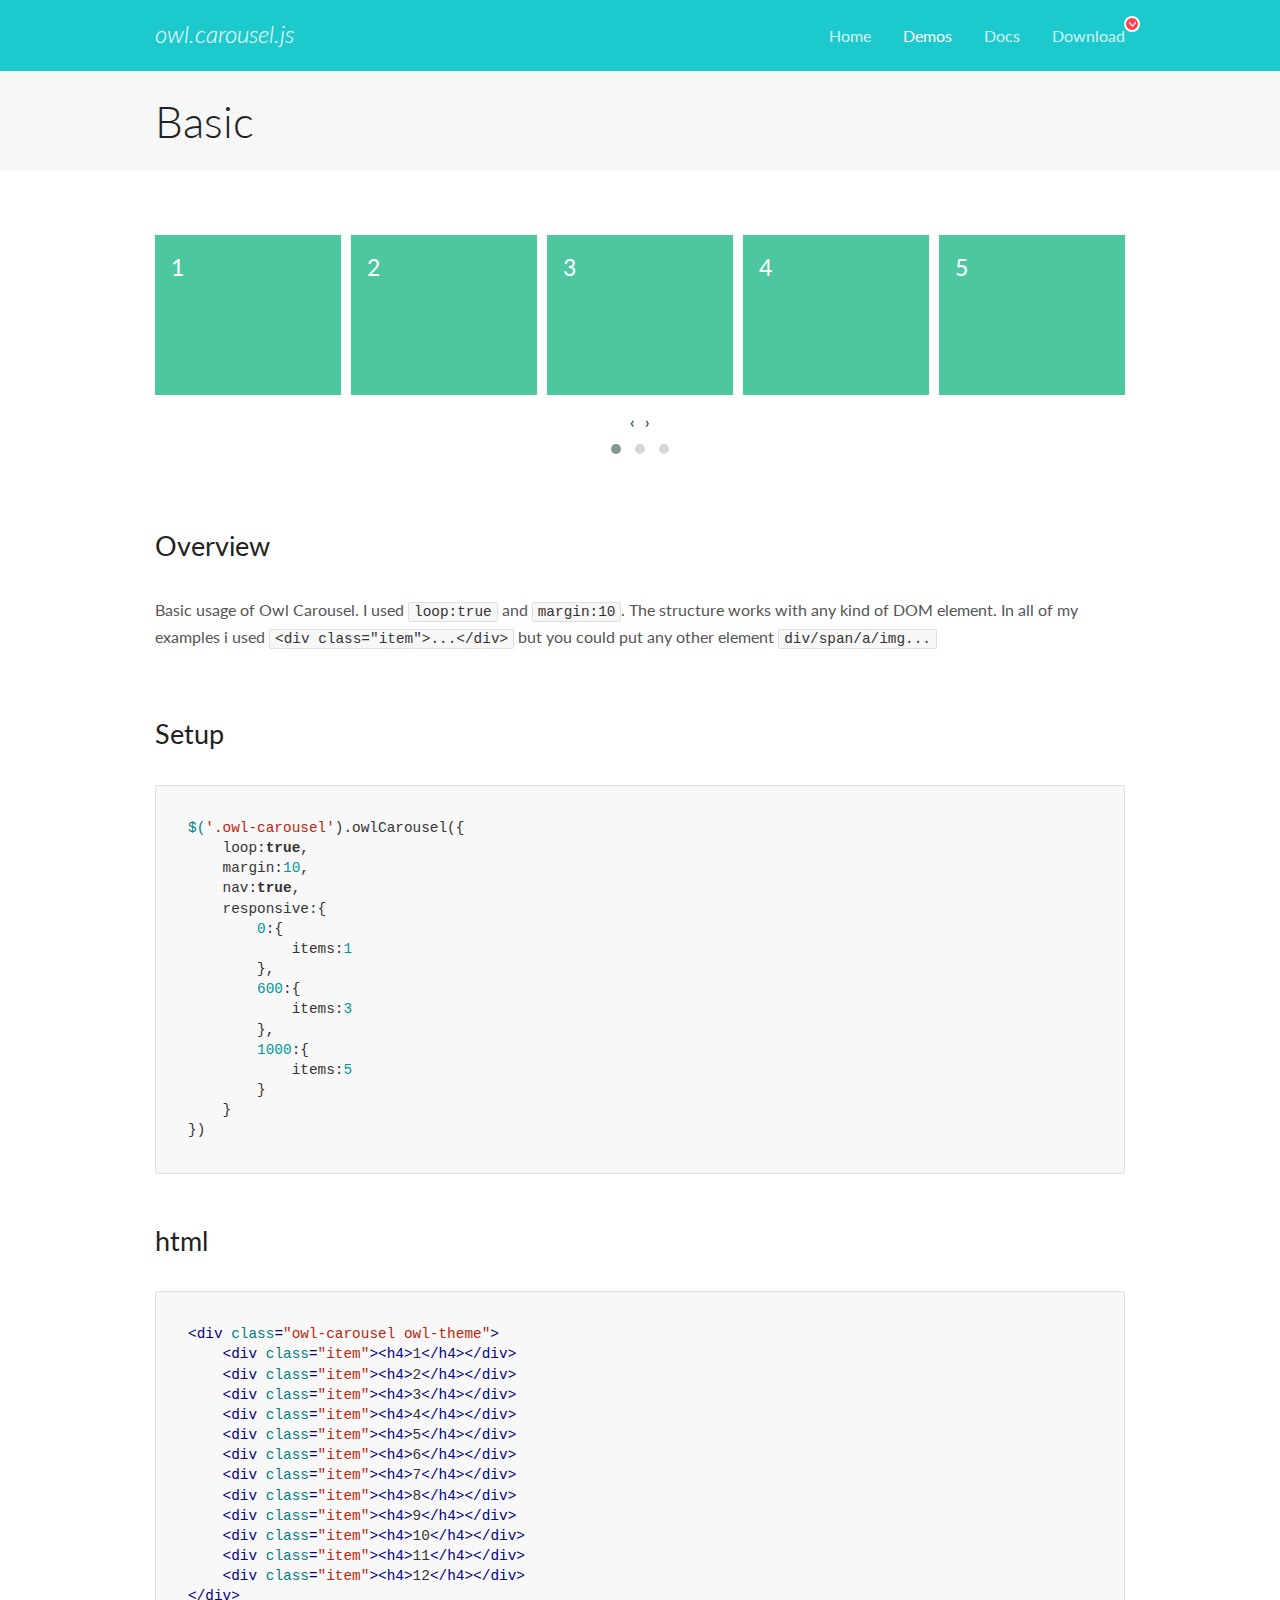
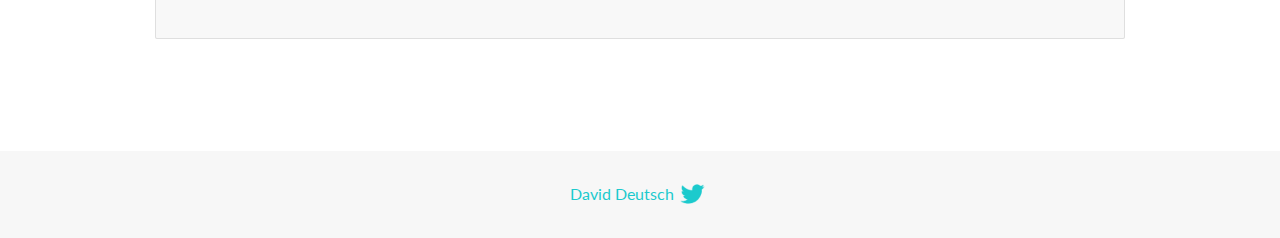
<file: plugin/OwlCarousel/docs/demos/basic.html>
<!DOCTYPE html>
<html lang="en">
  <head>

    <!-- head -->
    <meta charset="utf-8">
    <meta name="msapplication-tap-highlight" content="no" />
    <meta name="viewport" content="width=device-width, initial-scale=1.0" />
    <meta name="description" content="Basic usage demo">
    <meta name="author" content="David Deutsch">
    <title>
      Basic Demo | Owl Carousel | 2.3.4
    </title>

    <!-- Stylesheets -->
    <link href='https://fonts.googleapis.com/css?family=Lato:300,400,700,400italic,300italic' rel='stylesheet' type='text/css'>
    <link rel="stylesheet" href="../assets/css/docs.theme.min.css">

    <!-- Owl Stylesheets -->
    <link rel="stylesheet" href="../assets/owlcarousel/assets/owl.carousel.min.css">
    <link rel="stylesheet" href="../assets/owlcarousel/assets/owl.theme.default.min.css">

    <!-- HTML5 shim and Respond.js IE8 support of HTML5 elements and media queries -->

    <!--[if lt IE 9]>
      <script src="https://oss.maxcdn.com/libs/html5shiv/3.7.0/html5shiv.js"></script>
      <script src="https://oss.maxcdn.com/libs/respond.js/1.3.0/respond.min.js"></script>
    <![endif]-->

    <!-- Favicons -->
    <link rel="apple-touch-icon-precomposed" sizes="144x144" href="../assets/ico/apple-touch-icon-144-precomposed.png">
    <link rel="shortcut icon" href="../assets/ico/favicon.png">
    <link rel="shortcut icon" href="favicon.ico">

    <!-- Yeah i know js should not be in header. Its required for demos.-->

    <!-- javascript -->
    <script src="../assets/vendors/jquery.min.js"></script>
    <script src="../assets/owlcarousel/owl.carousel.js"></script>
  </head>
  <body>

    <!-- header -->
    <header class="header">
      <div class="row">
        <div class="large-12 columns">
          <div class="brand left">
            <h3>
              <a href="/OwlCarousel2/">owl.carousel.js</a> 
            </h3>
          </div>
          <a id="toggle-nav" class="right">
            <span></span> <span></span> <span></span> 
          </a> 
          <div class="nav-bar">
            <ul class="clearfix">
              <li> <a href="/OwlCarousel2/index.html">Home</a>  </li>
              <li class="active">
                <a href="/OwlCarousel2/demos/demos.html">Demos</a> 
              </li>
              <li> <a href="/OwlCarousel2/docs/started-welcome.html">Docs</a>  </li>
              <li>
                <a href="https://github.com/OwlCarousel2/OwlCarousel2/archive/2.3.4.zip">Download</a> 
                <span class="download"></span> 
              </li>
            </ul>
          </div>
        </div>
      </div>
    </header>

    <!-- title -->
    <section class="title">
      <div class="row">
        <div class="large-12 columns">
          <h1>Basic</h1>
        </div>
      </div>
    </section>

    <!--  Demos -->
    <section id="demos">
      <div class="row">
        <div class="large-12 columns">
          <div class="owl-carousel owl-theme">
            <div class="item">
              <h4>1</h4>
            </div>
            <div class="item">
              <h4>2</h4>
            </div>
            <div class="item">
              <h4>3</h4>
            </div>
            <div class="item">
              <h4>4</h4>
            </div>
            <div class="item">
              <h4>5</h4>
            </div>
            <div class="item">
              <h4>6</h4>
            </div>
            <div class="item">
              <h4>7</h4>
            </div>
            <div class="item">
              <h4>8</h4>
            </div>
            <div class="item">
              <h4>9</h4>
            </div>
            <div class="item">
              <h4>10</h4>
            </div>
            <div class="item">
              <h4>11</h4>
            </div>
            <div class="item">
              <h4>12</h4>
            </div>
          </div>
          <h3 id="overview">Overview</h3>
          <p>Basic usage of Owl Carousel. I used <code>loop:true</code> and <code>margin:10</code>. The structure works with any kind of DOM element. In all of my examples i used <code>&lt;div class=&quot;item&quot;&gt;...&lt;/div&gt;</code> but you could
            put any other element <code>div/span/a/img...</code></p>
          <h3 id="setup">Setup</h3>
          <pre><code>$(&#39;.owl-carousel&#39;).owlCarousel({
    loop:true,
    margin:10,
    nav:true,
    responsive:{
        0:{
            items:1
        },
        600:{
            items:3
        },
        1000:{
            items:5
        }
    }
})</code></pre>
          <h3 id="html">html</h3>
          <pre><code>&lt;div class=&quot;owl-carousel owl-theme&quot;&gt;
    &lt;div class=&quot;item&quot;&gt;&lt;h4&gt;1&lt;/h4&gt;&lt;/div&gt;
    &lt;div class=&quot;item&quot;&gt;&lt;h4&gt;2&lt;/h4&gt;&lt;/div&gt;
    &lt;div class=&quot;item&quot;&gt;&lt;h4&gt;3&lt;/h4&gt;&lt;/div&gt;
    &lt;div class=&quot;item&quot;&gt;&lt;h4&gt;4&lt;/h4&gt;&lt;/div&gt;
    &lt;div class=&quot;item&quot;&gt;&lt;h4&gt;5&lt;/h4&gt;&lt;/div&gt;
    &lt;div class=&quot;item&quot;&gt;&lt;h4&gt;6&lt;/h4&gt;&lt;/div&gt;
    &lt;div class=&quot;item&quot;&gt;&lt;h4&gt;7&lt;/h4&gt;&lt;/div&gt;
    &lt;div class=&quot;item&quot;&gt;&lt;h4&gt;8&lt;/h4&gt;&lt;/div&gt;
    &lt;div class=&quot;item&quot;&gt;&lt;h4&gt;9&lt;/h4&gt;&lt;/div&gt;
    &lt;div class=&quot;item&quot;&gt;&lt;h4&gt;10&lt;/h4&gt;&lt;/div&gt;
    &lt;div class=&quot;item&quot;&gt;&lt;h4&gt;11&lt;/h4&gt;&lt;/div&gt;
    &lt;div class=&quot;item&quot;&gt;&lt;h4&gt;12&lt;/h4&gt;&lt;/div&gt;
&lt;/div&gt;</code></pre>
          <script>
            $(document).ready(function() {
              var owl = $('.owl-carousel');
              owl.owlCarousel({
                margin: 10,
                nav: true,
                loop: true,
                responsive: {
                  0: {
                    items: 1
                  },
                  600: {
                    items: 3
                  },
                  1000: {
                    items: 5
                  }
                }
              })
            })
          </script>
        </div>
      </div>
    </section>

    <!-- footer -->
    <footer class="footer">
      <div class="row">
        <div class="large-12 columns">
          <h5>
            <a href="/OwlCarousel2/docs/support-contact.html">David Deutsch</a> 
            <a id="custom-tweet-button" href="https://twitter.com/share?url=https://github.com/OwlCarousel2/OwlCarousel2&text=Owl Carousel - This is so awesome! " target="_blank"></a> 
          </h5>
        </div>
      </div>
    </footer>

    <!-- vendors -->
    <script src="../assets/vendors/highlight.js"></script>
    <script src="../assets/js/app.js"></script>
  </body>
</html>
</file>
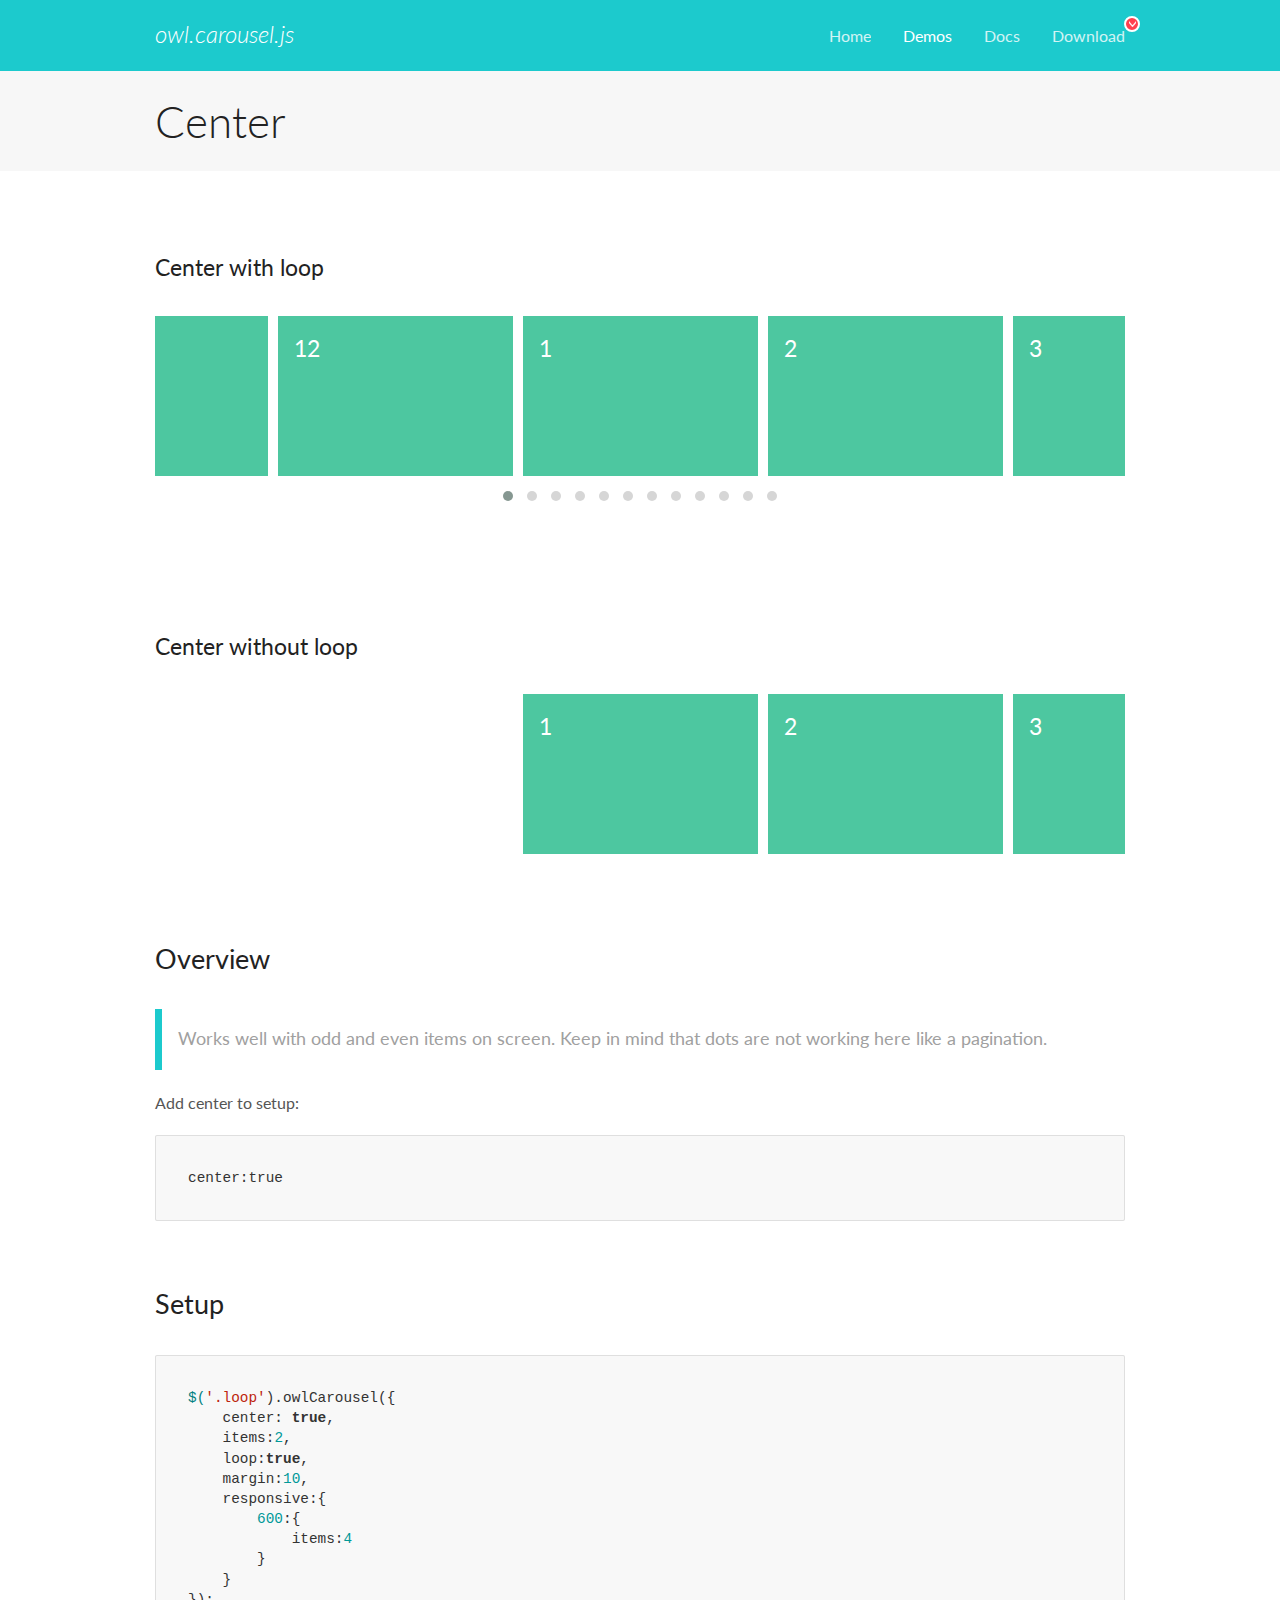
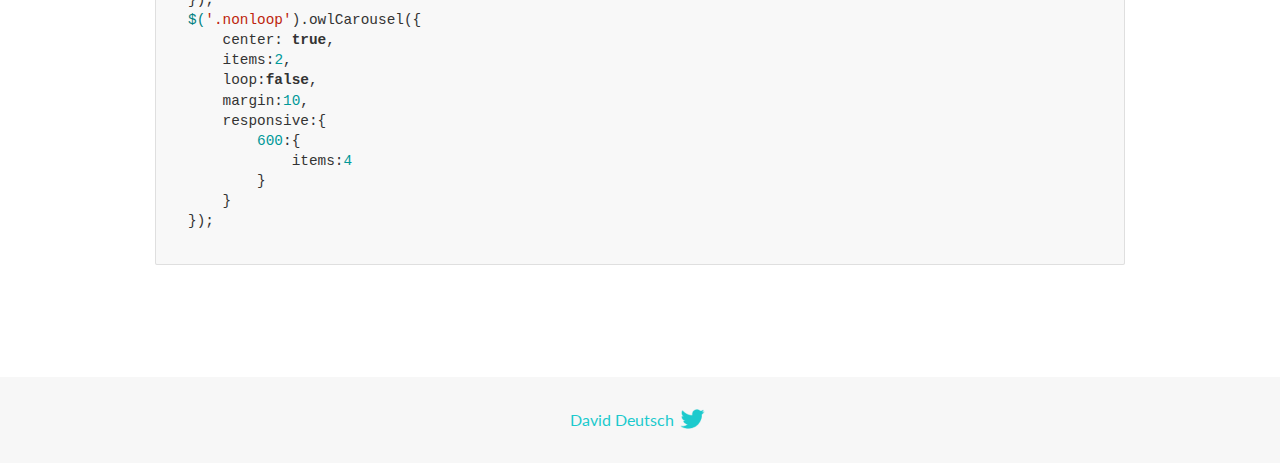
<file: plugin/OwlCarousel/docs/demos/center.html>
<!DOCTYPE html>
<html lang="en">
  <head>

    <!-- head -->
    <meta charset="utf-8">
    <meta name="msapplication-tap-highlight" content="no" />
    <meta name="viewport" content="width=device-width, initial-scale=1.0" />
    <meta name="description" content="Center carousel">
    <meta name="author" content="David Deutsch">
    <title>
      Center Demo | Owl Carousel | 2.3.4
    </title>

    <!-- Stylesheets -->
    <link href='https://fonts.googleapis.com/css?family=Lato:300,400,700,400italic,300italic' rel='stylesheet' type='text/css'>
    <link rel="stylesheet" href="../assets/css/docs.theme.min.css">

    <!-- Owl Stylesheets -->
    <link rel="stylesheet" href="../assets/owlcarousel/assets/owl.carousel.min.css">
    <link rel="stylesheet" href="../assets/owlcarousel/assets/owl.theme.default.min.css">

    <!-- HTML5 shim and Respond.js IE8 support of HTML5 elements and media queries -->

    <!--[if lt IE 9]>
      <script src="https://oss.maxcdn.com/libs/html5shiv/3.7.0/html5shiv.js"></script>
      <script src="https://oss.maxcdn.com/libs/respond.js/1.3.0/respond.min.js"></script>
    <![endif]-->

    <!-- Favicons -->
    <link rel="apple-touch-icon-precomposed" sizes="144x144" href="../assets/ico/apple-touch-icon-144-precomposed.png">
    <link rel="shortcut icon" href="../assets/ico/favicon.png">
    <link rel="shortcut icon" href="favicon.ico">

    <!-- Yeah i know js should not be in header. Its required for demos.-->

    <!-- javascript -->
    <script src="../assets/vendors/jquery.min.js"></script>
    <script src="../assets/owlcarousel/owl.carousel.js"></script>
  </head>
  <body>

    <!-- header -->
    <header class="header">
      <div class="row">
        <div class="large-12 columns">
          <div class="brand left">
            <h3>
              <a href="/OwlCarousel2/">owl.carousel.js</a> 
            </h3>
          </div>
          <a id="toggle-nav" class="right">
            <span></span> <span></span> <span></span> 
          </a> 
          <div class="nav-bar">
            <ul class="clearfix">
              <li> <a href="/OwlCarousel2/index.html">Home</a>  </li>
              <li class="active">
                <a href="/OwlCarousel2/demos/demos.html">Demos</a> 
              </li>
              <li> <a href="/OwlCarousel2/docs/started-welcome.html">Docs</a>  </li>
              <li>
                <a href="https://github.com/OwlCarousel2/OwlCarousel2/archive/2.3.4.zip">Download</a> 
                <span class="download"></span> 
              </li>
            </ul>
          </div>
        </div>
      </div>
    </header>

    <!-- title -->
    <section class="title">
      <div class="row">
        <div class="large-12 columns">
          <h1>Center</h1>
        </div>
      </div>
    </section>

    <!--  Demos -->
    <section id="demos">
      <div class="row">
        <div class="large-12 columns">
          <h4 id="center-with-loop">Center with loop</h4>
          <div class="loop owl-carousel owl-theme">
            <div class="item">
              <h4>1</h4>
            </div>
            <div class="item">
              <h4>2</h4>
            </div>
            <div class="item">
              <h4>3</h4>
            </div>
            <div class="item">
              <h4>4</h4>
            </div>
            <div class="item">
              <h4>5</h4>
            </div>
            <div class="item">
              <h4>6</h4>
            </div>
            <div class="item">
              <h4>7</h4>
            </div>
            <div class="item">
              <h4>8</h4>
            </div>
            <div class="item">
              <h4>9</h4>
            </div>
            <div class="item">
              <h4>10</h4>
            </div>
            <div class="item">
              <h4>11</h4>
            </div>
            <div class="item">
              <h4>12</h4>
            </div>
          </div>
          <br>
          <h4 id="center-without-loop">Center without loop</h4>
          <div class="nonloop owl-carousel">
            <div class="item">
              <h4>1</h4>
            </div>
            <div class="item">
              <h4>2</h4>
            </div>
            <div class="item">
              <h4>3</h4>
            </div>
            <div class="item">
              <h4>4</h4>
            </div>
            <div class="item">
              <h4>5</h4>
            </div>
            <div class="item">
              <h4>6</h4>
            </div>
            <div class="item">
              <h4>7</h4>
            </div>
            <div class="item">
              <h4>8</h4>
            </div>
            <div class="item">
              <h4>9</h4>
            </div>
            <div class="item">
              <h4>10</h4>
            </div>
            <div class="item">
              <h4>11</h4>
            </div>
            <div class="item">
              <h4>12</h4>
            </div>
          </div>
          <h3 id="overview">Overview</h3>
          <blockquote>
            <p>Works well with odd and even items on screen. Keep in mind that dots are not working here like a pagination.</p>
          </blockquote>
          <p>Add center to setup:</p>
          <pre><code>center:true</code></pre>
          <h3 id="setup">Setup</h3>
          <pre><code>$(&#39;.loop&#39;).owlCarousel({
    center: true,
    items:2,
    loop:true,
    margin:10,
    responsive:{
        600:{
            items:4
        }
    }
});
$(&#39;.nonloop&#39;).owlCarousel({
    center: true,
    items:2,
    loop:false,
    margin:10,
    responsive:{
        600:{
            items:4
        }
    }
});</code></pre>
          <script>
            jQuery(document).ready(function($) {
              $('.loop').owlCarousel({
                center: true,
                items: 2,
                loop: true,
                margin: 10,
                responsive: {
                  600: {
                    items: 4
                  }
                }
              });
              $('.nonloop').owlCarousel({
                center: true,
                items: 2,
                loop: false,
                margin: 10,
                responsive: {
                  600: {
                    items: 4
                  }
                }
              });
            });
          </script>
        </div>
      </div>
    </section>

    <!-- footer -->
    <footer class="footer">
      <div class="row">
        <div class="large-12 columns">
          <h5>
            <a href="/OwlCarousel2/docs/support-contact.html">David Deutsch</a> 
            <a id="custom-tweet-button" href="https://twitter.com/share?url=https://github.com/OwlCarousel2/OwlCarousel2&text=Owl Carousel - This is so awesome! " target="_blank"></a> 
          </h5>
        </div>
      </div>
    </footer>

    <!-- vendors -->
    <script src="../assets/vendors/highlight.js"></script>
    <script src="../assets/js/app.js"></script>
  </body>
</html>
</file>
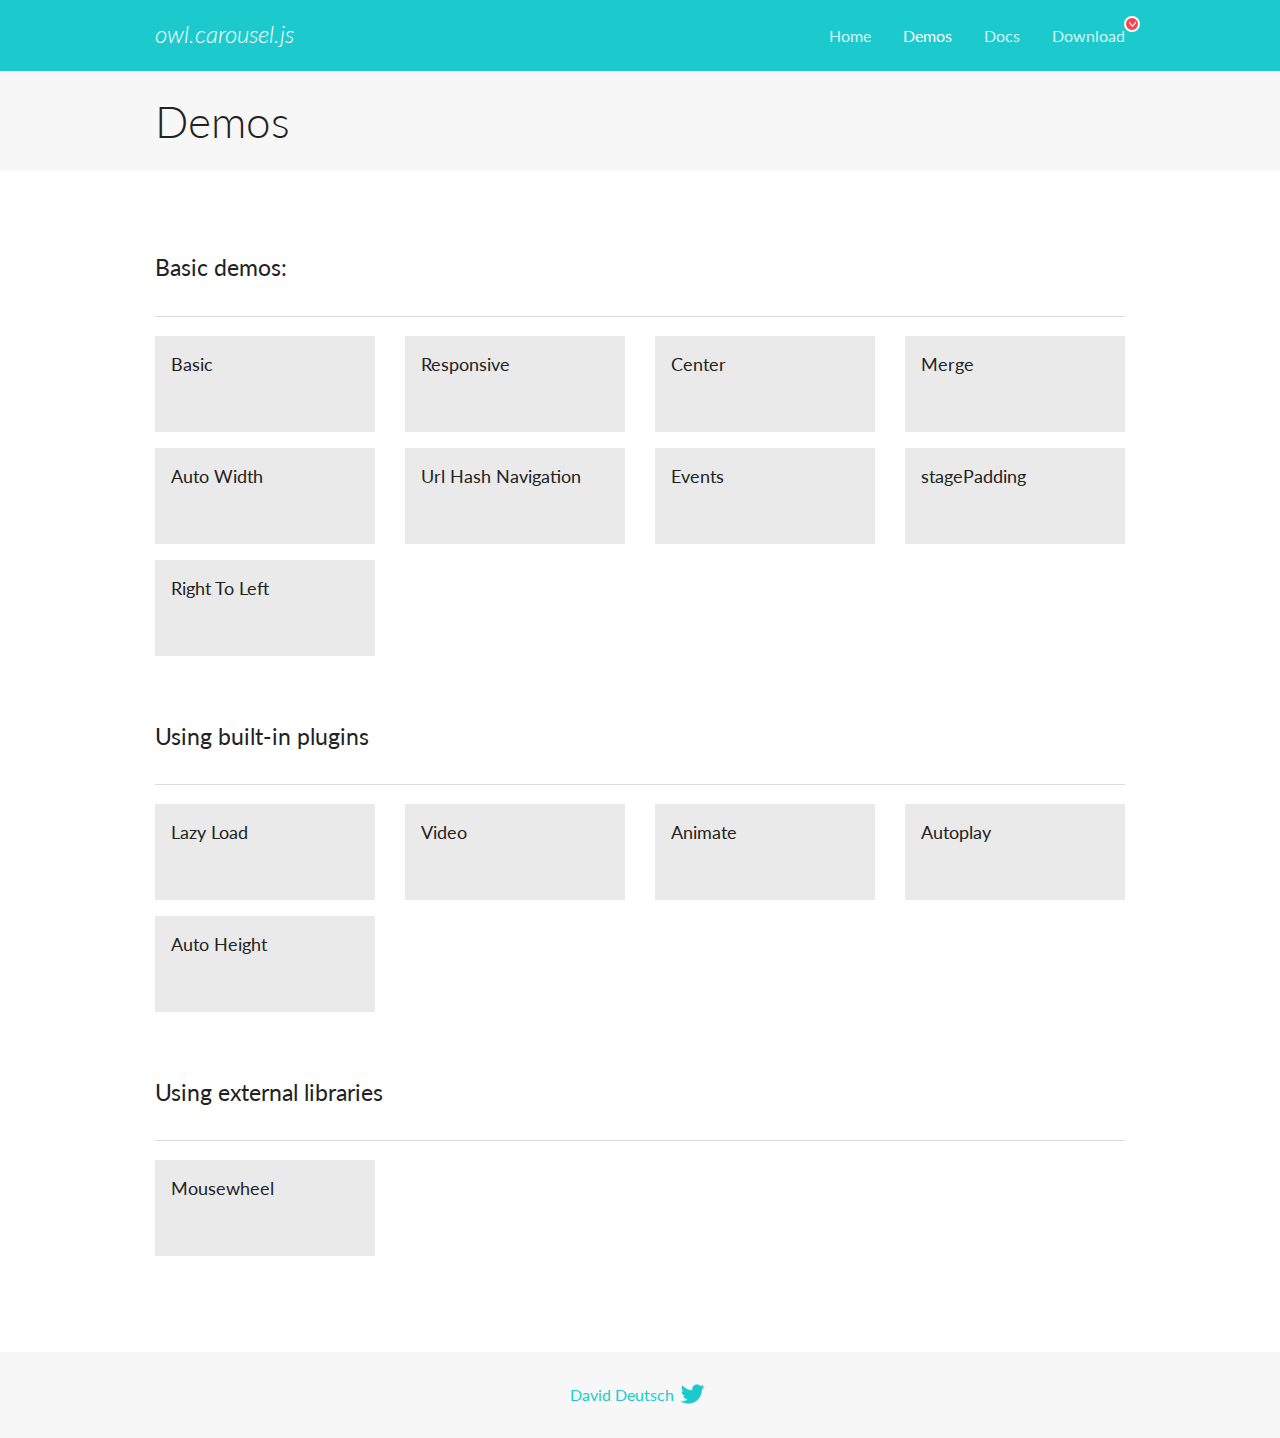
<file: plugin/OwlCarousel/docs/demos/demos.html>
<!DOCTYPE html>
<html lang="en">
  <head>

    <!-- head -->
    <meta charset="utf-8">
    <meta name="msapplication-tap-highlight" content="no" />
    <meta name="viewport" content="width=device-width, initial-scale=1.0" />
    <meta name="description" content="A list of Owl Carousel examples.">
    <meta name="author" content="David Deutsch">
    <title>
      Demos | Owl Carousel | 2.3.4
    </title>

    <!-- Stylesheets -->
    <link href='https://fonts.googleapis.com/css?family=Lato:300,400,700,400italic,300italic' rel='stylesheet' type='text/css'>
    <link rel="stylesheet" href="../assets/css/docs.theme.min.css">

    <!-- Owl Stylesheets -->
    <link rel="stylesheet" href="../assets/owlcarousel/assets/owl.carousel.min.css">
    <link rel="stylesheet" href="../assets/owlcarousel/assets/owl.theme.default.min.css">

    <!-- HTML5 shim and Respond.js IE8 support of HTML5 elements and media queries -->

    <!--[if lt IE 9]>
      <script src="https://oss.maxcdn.com/libs/html5shiv/3.7.0/html5shiv.js"></script>
      <script src="https://oss.maxcdn.com/libs/respond.js/1.3.0/respond.min.js"></script>
    <![endif]-->

    <!-- Favicons -->
    <link rel="apple-touch-icon-precomposed" sizes="144x144" href="../assets/ico/apple-touch-icon-144-precomposed.png">
    <link rel="shortcut icon" href="../assets/ico/favicon.png">
    <link rel="shortcut icon" href="favicon.ico">

    <!-- Yeah i know js should not be in header. Its required for demos.-->

    <!-- javascript -->
    <script src="../assets/vendors/jquery.min.js"></script>
    <script src="../assets/owlcarousel/owl.carousel.js"></script>
  </head>
  <body>

    <!-- header -->
    <header class="header">
      <div class="row">
        <div class="large-12 columns">
          <div class="brand left">
            <h3>
              <a href="/OwlCarousel2/">owl.carousel.js</a> 
            </h3>
          </div>
          <a id="toggle-nav" class="right">
            <span></span> <span></span> <span></span> 
          </a> 
          <div class="nav-bar">
            <ul class="clearfix">
              <li> <a href="/OwlCarousel2/index.html">Home</a>  </li>
              <li class="active">
                <a href="/OwlCarousel2/demos/demos.html">Demos</a> 
              </li>
              <li> <a href="/OwlCarousel2/docs/started-welcome.html">Docs</a>  </li>
              <li>
                <a href="https://github.com/OwlCarousel2/OwlCarousel2/archive/2.3.4.zip">Download</a> 
                <span class="download"></span> 
              </li>
            </ul>
          </div>
        </div>
      </div>
    </header>

    <!-- title -->
    <section class="title">
      <div class="row">
        <div class="large-12 columns">
          <h1>Demos</h1>
        </div>
      </div>
    </section>

    <!--  Demos -->
    <section id="demos">
      <div class="row">
        <div class="large-12 columns">
          <h4 id="basic-demos-">Basic demos:</h4>
          <hr>
          <div class="demo-list">
            <div class="row">
              <div class="small-6 medium-4 large-3 columns">
                <a href="basic.html" class="demo-block">
                  <h5>Basic </h5>
                </a> 
              </div>
              <div class="small-6 medium-4 large-3 columns">
                <a href="responsive.html" class="demo-block">
                  <h5>Responsive </h5>
                </a> 
              </div>
              <div class="small-6 medium-4 large-3 columns">
                <a href="center.html" class="demo-block">
                  <h5>Center </h5>
                </a> 
              </div>
              <div class="small-6 medium-4 large-3 columns">
                <a href="merge.html" class="demo-block">
                  <h5>Merge </h5>
                </a> 
              </div>
              <div class="small-6 medium-4 large-3 columns">
                <a href="autowidth.html" class="demo-block">
                  <h5>Auto Width </h5>
                </a> 
              </div>
              <div class="small-6 medium-4 large-3 columns">
                <a href="urlhashnav.html" class="demo-block">
                  <h5>Url Hash Navigation </h5>
                </a> 
              </div>
              <div class="small-6 medium-4 large-3 columns">
                <a href="events.html" class="demo-block">
                  <h5>Events </h5>
                </a> 
              </div>
              <div class="small-6 medium-4 large-3 columns">
                <a href="stagepadding.html" class="demo-block">
                  <h5>stagePadding </h5>
                </a> 
              </div>
              <div class="small-6 medium-4 large-3 columns">
                <a href="rtl.html" class="demo-block">
                  <h5>Right To Left </h5>
                </a> 
              </div>
            </div>
          </div>
          <h4 id="using-built-in-plugins">Using built-in plugins</h4>
          <hr>
          <div class="demo-list">
            <div class="row">
              <div class="small-6 medium-4 large-3 columns">
                <a href="lazyLoad.html" class="demo-block">
                  <h5>Lazy Load </h5>
                </a> 
              </div>
              <div class="small-6 medium-4 large-3 columns">
                <a href="video.html" class="demo-block">
                  <h5>Video </h5>
                </a> 
              </div>
              <div class="small-6 medium-4 large-3 columns">
                <a href="animate.html" class="demo-block">
                  <h5>Animate </h5>
                </a> 
              </div>
              <div class="small-6 medium-4 large-3 columns">
                <a href="autoplay.html" class="demo-block">
                  <h5>Autoplay </h5>
                </a> 
              </div>
              <div class="small-6 medium-4 large-3 columns">
                <a href="autoheight.html" class="demo-block">
                  <h5>Auto Height </h5>
                </a> 
              </div>
            </div>
          </div>
          <h4 id="using-external-libraries">Using external libraries</h4>
          <hr>
          <div class="demo-list">
            <div class="row">
              <div class="small-6 medium-4 large-3 columns">
                <a href="mousewheel.html" class="demo-block">
                  <h5>Mousewheel </h5>
                </a> 
              </div>
            </div>
          </div>
        </div>
      </div>
    </section>

    <!-- footer -->
    <footer class="footer">
      <div class="row">
        <div class="large-12 columns">
          <h5>
            <a href="/OwlCarousel2/docs/support-contact.html">David Deutsch</a> 
            <a id="custom-tweet-button" href="https://twitter.com/share?url=https://github.com/OwlCarousel2/OwlCarousel2&text=Owl Carousel - This is so awesome! " target="_blank"></a> 
          </h5>
        </div>
      </div>
    </footer>

    <!-- vendors -->
    <script src="../assets/vendors/highlight.js"></script>
    <script src="../assets/js/app.js"></script>
  </body>
</html>
</file>
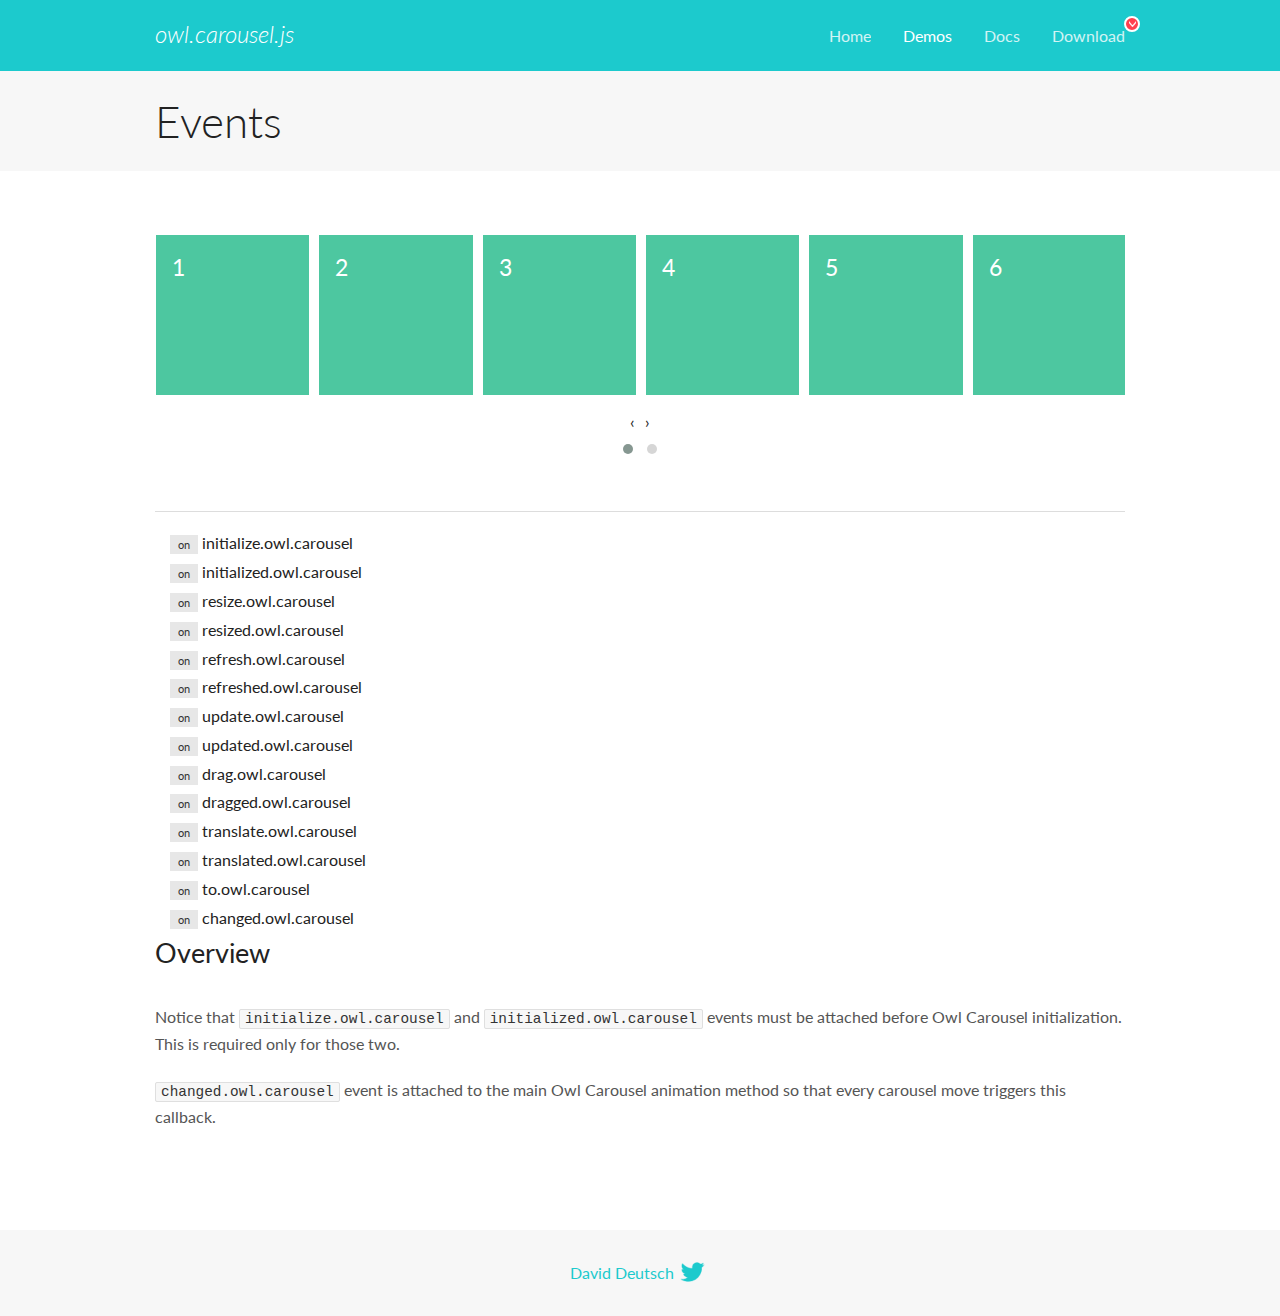
<file: plugin/OwlCarousel/docs/demos/events.html>
<!DOCTYPE html>
<html lang="en">
  <head>

    <!-- head -->
    <meta charset="utf-8">
    <meta name="msapplication-tap-highlight" content="no" />
    <meta name="viewport" content="width=device-width, initial-scale=1.0" />
    <meta name="description" content="Events usage demo">
    <meta name="author" content="David Deutsch">
    <title>
      Events Demo | Owl Carousel | 2.3.4
    </title>

    <!-- Stylesheets -->
    <link href='https://fonts.googleapis.com/css?family=Lato:300,400,700,400italic,300italic' rel='stylesheet' type='text/css'>
    <link rel="stylesheet" href="../assets/css/docs.theme.min.css">

    <!-- Owl Stylesheets -->
    <link rel="stylesheet" href="../assets/owlcarousel/assets/owl.carousel.min.css">
    <link rel="stylesheet" href="../assets/owlcarousel/assets/owl.theme.default.min.css">

    <!-- HTML5 shim and Respond.js IE8 support of HTML5 elements and media queries -->

    <!--[if lt IE 9]>
      <script src="https://oss.maxcdn.com/libs/html5shiv/3.7.0/html5shiv.js"></script>
      <script src="https://oss.maxcdn.com/libs/respond.js/1.3.0/respond.min.js"></script>
    <![endif]-->

    <!-- Favicons -->
    <link rel="apple-touch-icon-precomposed" sizes="144x144" href="../assets/ico/apple-touch-icon-144-precomposed.png">
    <link rel="shortcut icon" href="../assets/ico/favicon.png">
    <link rel="shortcut icon" href="favicon.ico">

    <!-- Yeah i know js should not be in header. Its required for demos.-->

    <!-- javascript -->
    <script src="../assets/vendors/jquery.min.js"></script>
    <script src="../assets/owlcarousel/owl.carousel.js"></script>
  </head>
  <body>

    <!-- header -->
    <header class="header">
      <div class="row">
        <div class="large-12 columns">
          <div class="brand left">
            <h3>
              <a href="/OwlCarousel2/">owl.carousel.js</a> 
            </h3>
          </div>
          <a id="toggle-nav" class="right">
            <span></span> <span></span> <span></span> 
          </a> 
          <div class="nav-bar">
            <ul class="clearfix">
              <li> <a href="/OwlCarousel2/index.html">Home</a>  </li>
              <li class="active">
                <a href="/OwlCarousel2/demos/demos.html">Demos</a> 
              </li>
              <li> <a href="/OwlCarousel2/docs/started-welcome.html">Docs</a>  </li>
              <li>
                <a href="https://github.com/OwlCarousel2/OwlCarousel2/archive/2.3.4.zip">Download</a> 
                <span class="download"></span> 
              </li>
            </ul>
          </div>
        </div>
      </div>
    </header>

    <!-- title -->
    <section class="title">
      <div class="row">
        <div class="large-12 columns">
          <h1>Events</h1>
        </div>
      </div>
    </section>

    <!--  Demos -->
    <section id="demos">
      <div class="row">
        <div class="large-12 columns">
          <div class="owl-carousel owl-theme">
            <div class="item">
              <h4>1</h4>
            </div>
            <div class="item">
              <h4>2</h4>
            </div>
            <div class="item">
              <h4>3</h4>
            </div>
            <div class="item">
              <h4>4</h4>
            </div>
            <div class="item">
              <h4>5</h4>
            </div>
            <div class="item">
              <h4>6</h4>
            </div>
            <div class="item">
              <h4>7</h4>
            </div>
            <div class="item">
              <h4>8</h4>
            </div>
            <div class="item">
              <h4>9</h4>
            </div>
            <div class="item">
              <h4>10</h4>
            </div>
            <div class="item">
              <h4>11</h4>
            </div>
            <div class="item">
              <h4>12</h4>
            </div>
          </div>
          <hr>
          <div class="large-12 columns callbacks">
            <div><span class="label secondary initialize">on</span>  initialize.owl.carousel </div>
            <div><span class="label secondary initialized">on</span>  initialized.owl.carousel </div>
            <div><span class="label secondary resize">on</span>  resize.owl.carousel </div>
            <div><span class="label secondary resized">on</span>  resized.owl.carousel </div>
            <div><span class="label secondary refresh">on</span>  refresh.owl.carousel </div>
            <div><span class="label secondary refreshed">on</span>  refreshed.owl.carousel </div>
            <div><span class="label secondary update">on</span>  update.owl.carousel </div>
            <div><span class="label secondary updated">on</span>  updated.owl.carousel </div>
            <div><span class="label secondary drag">on</span>  drag.owl.carousel </div>
            <div><span class="label secondary dragged">on</span>  dragged.owl.carousel </div>
            <div><span class="label secondary translate">on</span>  translate.owl.carousel </div>
            <div><span class="label secondary translated">on</span>  translated.owl.carousel </div>
            <div><span class="label secondary to">on</span>  to.owl.carousel </div>
            <div><span class="label secondary changed">on</span>  changed.owl.carousel </div>
          </div>
          <h3 id="overview">Overview</h3>
          <p>Notice that <code>initialize.owl.carousel</code> and <code>initialized.owl.carousel</code> events must be attached before Owl Carousel initialization. This is required only for those two.</p>
          <p><code>changed.owl.carousel</code> event is attached to the main Owl Carousel animation method so that every carousel move triggers this callback.</p>
          <script>
            jQuery(document).ready(function($) {
              var owl = $('.owl-carousel');
              owl.on('initialize.owl.carousel initialized.owl.carousel ' +
                'initialize.owl.carousel initialize.owl.carousel ' +
                'resize.owl.carousel resized.owl.carousel ' +
                'refresh.owl.carousel refreshed.owl.carousel ' +
                'update.owl.carousel updated.owl.carousel ' +
                'drag.owl.carousel dragged.owl.carousel ' +
                'translate.owl.carousel translated.owl.carousel ' +
                'to.owl.carousel changed.owl.carousel',
                function(e) {
                  $('.' + e.type)
                    .removeClass('secondary')
                    .addClass('success');
                  window.setTimeout(function() {
                    $('.' + e.type)
                      .removeClass('success')
                      .addClass('secondary');
                  }, 500);
                });
              owl.owlCarousel({
                loop: true,
                nav: true,
                lazyLoad: true,
                margin: 10,
                video: true,
                responsive: {
                  0: {
                    items: 1
                  },
                  600: {
                    items: 3
                  },
                  960: {
                    items: 5,
                  },
                  1200: {
                    items: 6
                  }
                }
              });
            });
          </script>
        </div>
      </div>
    </section>

    <!-- footer -->
    <footer class="footer">
      <div class="row">
        <div class="large-12 columns">
          <h5>
            <a href="/OwlCarousel2/docs/support-contact.html">David Deutsch</a> 
            <a id="custom-tweet-button" href="https://twitter.com/share?url=https://github.com/OwlCarousel2/OwlCarousel2&text=Owl Carousel - This is so awesome! " target="_blank"></a> 
          </h5>
        </div>
      </div>
    </footer>

    <!-- vendors -->
    <script src="../assets/vendors/highlight.js"></script>
    <script src="../assets/js/app.js"></script>
  </body>
</html>
</file>
<file: css/style.css>
@import url('https://fonts.googleapis.com/css2?family=Open+Sans:ital,wght@0,400;0,700;1,400&display=swap');
@import url(variable.css);
@import url(utility.css);
@import url(template.css);
</file>
<file: css/home.css>
.banner {
    padding:6rem 0 3rem 0;
}
.banner img{
    width: 50%;
    margin: 0 auto 2rem auto;
    display: block;
}
.banner p{
    font-weight: bold;
    margin-top: 1rem;
    line-height: 2rem;
    text-align: center;
}
.popular-posts .posts .blog{
    /* box-shadow: rgba(0, 0, 0, 0.1) 0px 1px 3px 0px, rgba(0, 0, 0, 0.06) 0px 1px 2px 0px; */
    padding: 1rem;
    min-height: 350px;
}
.blog-header{
    width: 100%;
    display: flex;
    justify-content: center;
}
.blog-body{
    padding-top: 1rem;
}
.blog-body .blog-title{
    font-weight: bold;
    line-height: 1.5rem;
}
.blog-body .blog-content{
    line-height: 1.5rem;
    /* font-size: .9rem; */
    padding: 1rem 0 0 0;
}
.blog img{
    width: 60%;
}
.blog h5,.blog p{
    margin:0;
    padding:0;
}
.blog-footer{
    padding-top: 1.5rem;
}
.blog-footer .read-more{
    /* font-size: .9rem; */
    padding: .4rem 1.25rem;
    background-color: var(--secondary);
    color: var(--light);
    font-weight: bold;
    border-radius: .2rem;
    transition: .2s;
}
.blog-footer .read-more:hover{
    background-color: #187c2f;
}


@media screen and (min-width: 0px) and (max-width: 768px) {
     .banner img{
         width: 100%;
     }
     
 }
</file>
<file: css/blogs.css>
.blog-filter{
    /* box-shadow: rgba(0, 0, 0, 0.1) 0px 1px 3px 0px, rgba(0, 0, 0, 0.06) 0px 1px 2px 0px; */
    margin :7rem auto 0 auto;
}

.blog-menu{
    margin-bottom: 1rem;
    display: flex;
    justify-content: space-between;
    align-items: center;
    flex-wrap: wrap; 
}
.blog-menu a{
    background-color: var(--light);
    padding:.5rem 2rem;
    color: var(--primary);    
    border-radius: .2rem;
    font-weight: bold;
    box-shadow: rgba(0, 0, 0, 0.1) 0px 1px 3px 0px, rgba(0, 0, 0, 0.06) 0px 1px 2px 0px;
    transition: .1s ease all;
    margin:.5rem;
}
.blog-menu a:hover{
    background-color: #f2f2f2;
    transform: scale(.98);
}
.blog-menu a.active{
    background-color: var(--primary);
    transform: scale(.98);
    color: var(--light);
}
.search-blog{
    display: flex;
    justify-content: center;
    align-items: center;
    margin:.5rem;
}
.search-blog input{
    width: calc(100% - 6rem);
    border: 1px solid #ddd;
    outline: none;
    /* box-shadow: rgba(0, 0, 0, 0.1) 0px 1px 3px 0px, rgba(0, 0, 0, 0.06) 0px 1px 2px 0px; */
    padding:.4rem 1rem;
    border-radius: .2rem 0 0 .2rem;
    font-size: .98rem;
    color: var(--mute);
    height: 2.3rem;
}
.search-blog input:focus{
    border-color: var(--primary);
}
.search-blog button{
    width: 6rem;
    height: 2.3rem;
    border:none;
    /* box-shadow: rgba(0, 0, 0, 0.1) 0px 1px 3px 0px, rgba(0, 0, 0, 0.06) 0px 1px 2px 0px; */
    border-radius: 0 .2rem .2rem 0;
    border: 1px solid var(--primary);
    background-color: var(--primary);
    color: var(--light);
    /* font-size: .9rem; */
    font-weight: bold;
    transition: .1s ;
}
.search-blog button:hover{
    background-color: #1b6eaa;
    color: var(--light);
    border-color: var(--primary);
}

.blogs .u-container{
    display: flex;
    flex-wrap: wrap;
    justify-content: center;
    align-items: center;
}
.blogs .u-container .blog{
    margin: .5rem;
    min-height: 350px;
}
.blogs .u-container.pagi{
    margin-top: 1rem;
}
.blogs .u-container>div{
    box-shadow: rgba(0, 0, 0, 0.1) 0px 1px 3px 0px, rgba(0, 0, 0, 0.06) 0px 1px 2px 0px;
    /* width: 300px; */
    flex: 1 1 30%; 
    padding: 1rem;
}
.blog-header{
    width: 100%;
    display: flex;
    justify-content: center;
}
.blog-body{
    padding-top: 1rem;
}
.blog-body .blog-title{
    font-weight: bold;
    line-height: 1.5rem;
}
.blog-body .blog-content{
    line-height: 1.5rem;
    /* font-size: .9rem; */
    padding: 1rem 0 0 0;
}
.blog img{
    width: 60%;
}
.blog h5,.blog p{
    margin:0;
    padding:0;
}
.blog-footer{
    padding-top: 1.5rem;
}
.blog-footer .read-more{
    /* font-size: .9rem; */
    padding: .4rem 1.25rem;
    background-color: var(--secondary);
    color: var(--light);
    font-weight: bold;
    border-radius: .2rem;
    transition: .2s;
}
.blog-footer .read-more:hover{
    background-color: #187c2f;
}

@media screen and (min-width:0px) and (max-width:768px) {
    .blogs .u-container>div{
        width: 100%;
    }
    .blog img{
        width: 80%;
    }
    .blogs .u-container>div{
        box-shadow: rgba(0, 0, 0, 0.1) 0px 1px 3px 0px, rgba(0, 0, 0, 0.06) 0px 1px 2px 0px;
        /* width: 300px; */
        flex: 1 1 100%; 
        padding: 1rem;
    }
}

@media screen and (min-width:769px) and (max-width:1020px) {
    .blogs .u-container>div{
        box-shadow: rgba(0, 0, 0, 0.1) 0px 1px 3px 0px, rgba(0, 0, 0, 0.06) 0px 1px 2px 0px;
        /* width: 300px; */
        flex: 1 1 40%; 
        padding: 1rem;
    }
}
</file>
<file: css/auth.css>
.auth{
    margin-top: 7rem;
    margin-bottom: 3rem;
    height: 70vh;
}
.auth-btn{
    border: none;
    background-color: var(--primary);
    padding: .5rem 1.25rem;
    color: var(--light);
    border-radius: .2rem;
    outline: none;
    box-shadow: rgba(0, 0, 0, 0.1) 0px 1px 3px 0px, rgba(0, 0, 0, 0.06) 0px 1px 2px 0px;
    font-weight: bold;
}
.auth-btn:hover{
    background-color: #1b6eaa;
}
.auth-link{
    margin-left: 1rem;
}
</file>
